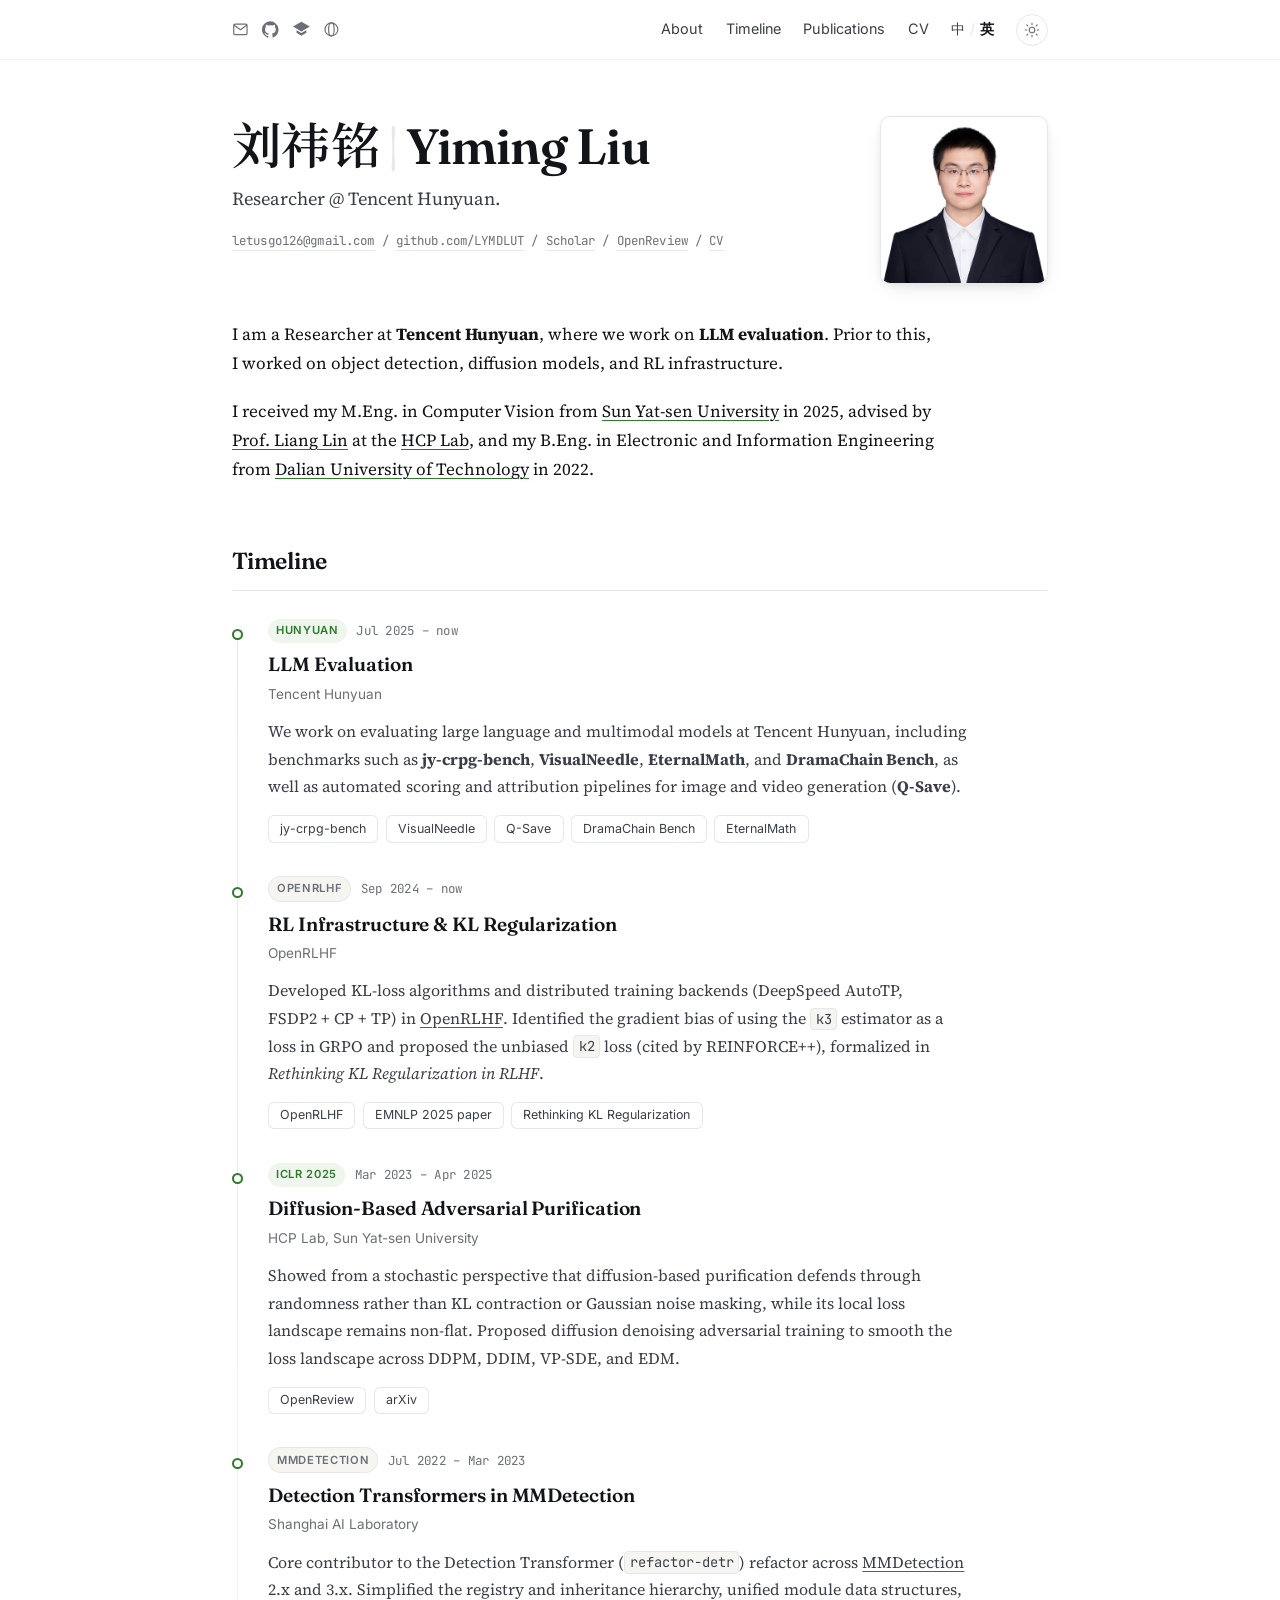
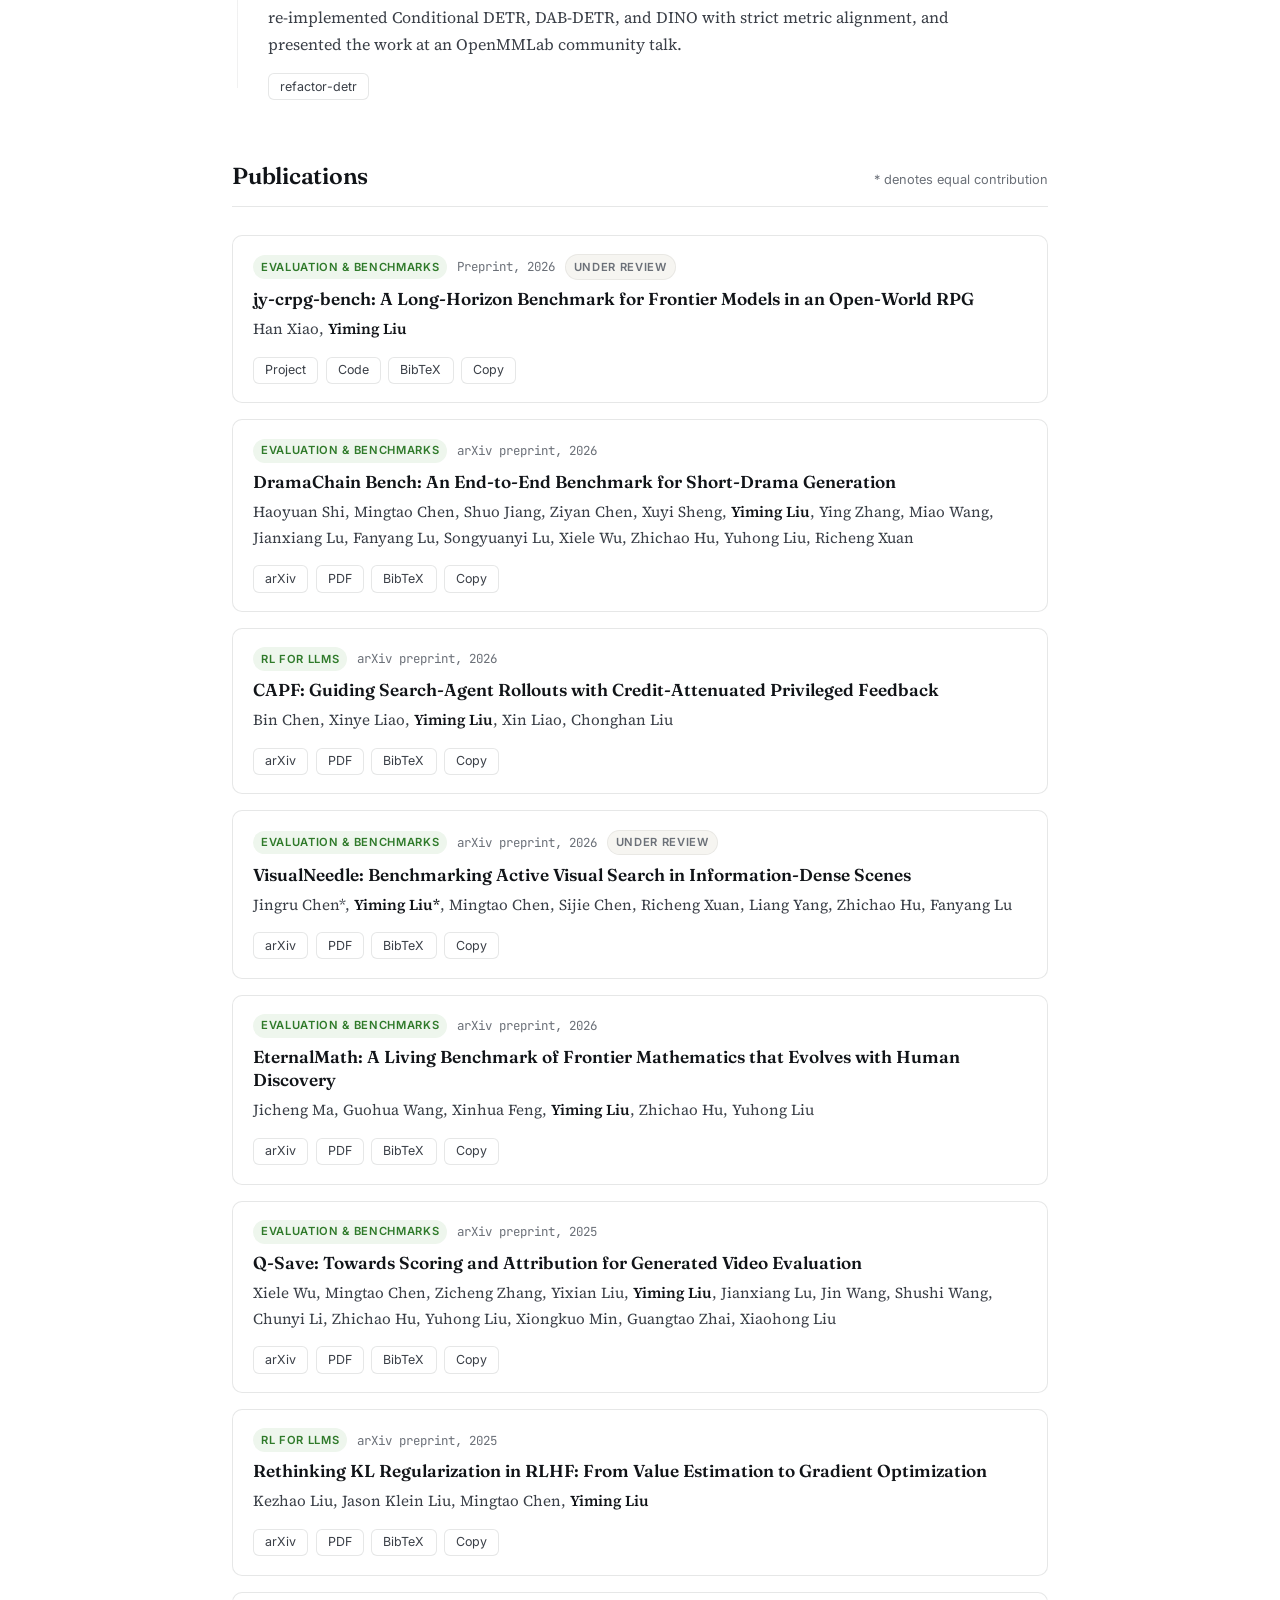
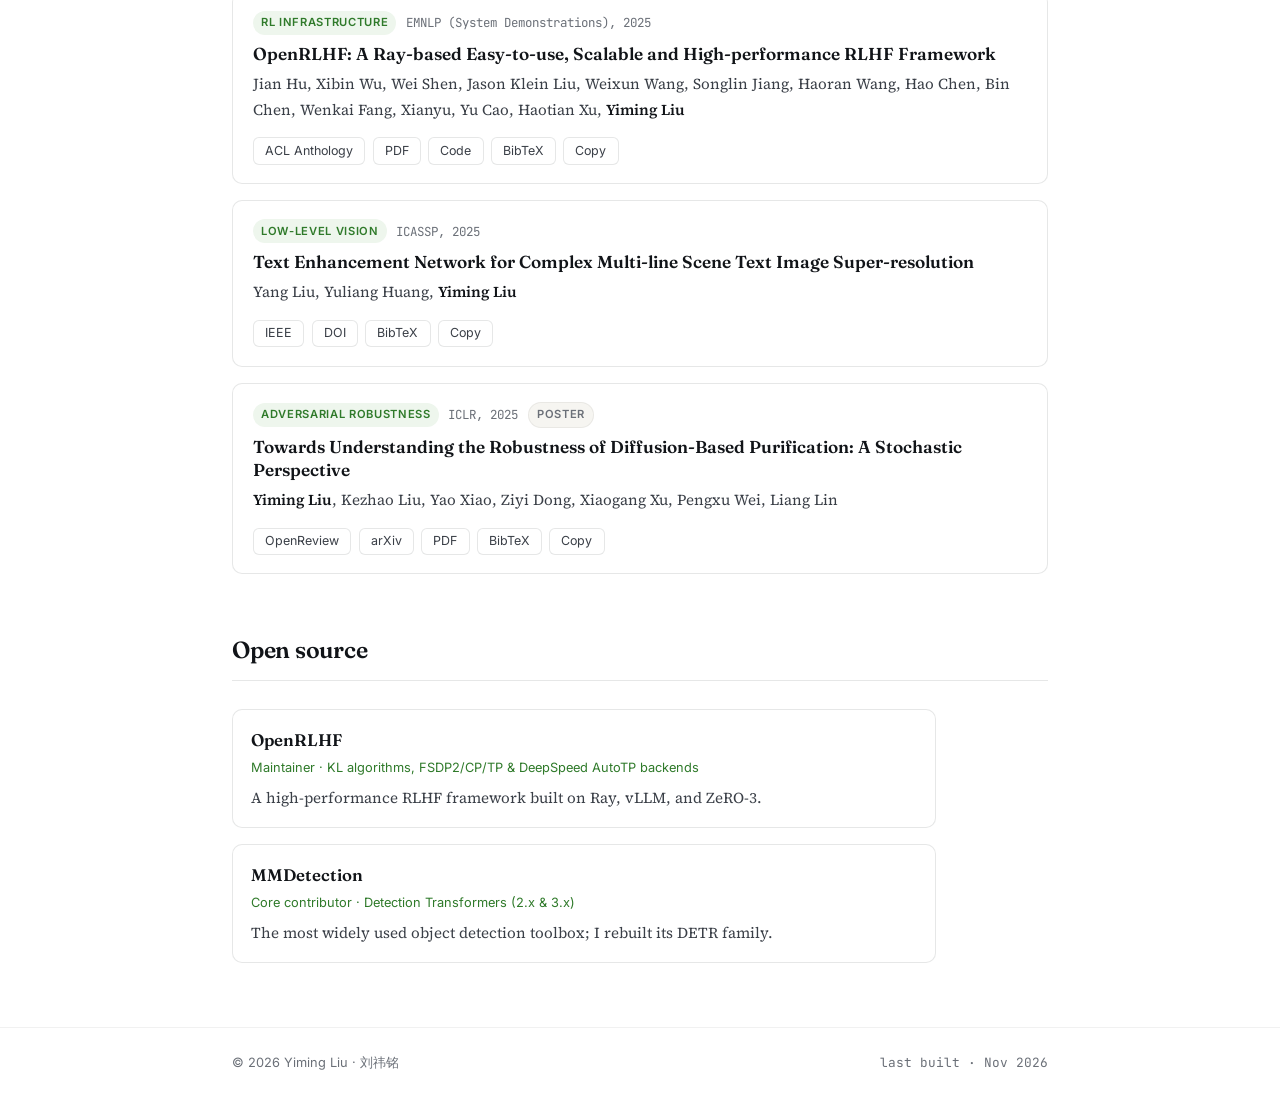
<file: index.html>
<!DOCTYPE html>
<html lang="en">
<head>
<meta charset="utf-8">
<meta name="viewport" content="width=device-width, initial-scale=1">
<title>Yiming Liu's Page</title>
<meta name="author" content="Yiming Liu">
<meta name="description" content="Yiming Liu (刘祎铭) - Researcher at Tencent Hunyuan, working on LLM evaluation. Previously object detection, diffusion models, and RL infrastructure.">
<meta name="keywords" content="LLM Evaluation, Benchmarks, Multimodal Large Language Models, RLHF, RLVR, Reinforcement Learning">
<link rel="canonical" href="https://LYMDLUT.github.io/">
<link rel="alternate" hreflang="en" href="https://LYMDLUT.github.io/">
<link rel="alternate" hreflang="zh-Hans" href="https://LYMDLUT.github.io/zh/">

<meta property="og:type" content="website">
<meta property="og:site_name" content="Yiming Liu's Page">
<meta property="og:title" content="Yiming Liu's Page">
<meta property="og:url" content="https://LYMDLUT.github.io/">
<meta property="og:description" content="Yiming Liu (刘祎铭) - Researcher at Tencent Hunyuan, working on LLM evaluation. Previously object detection, diffusion models, and RL infrastructure.">
<meta property="og:image" content="https://LYMDLUT.github.io/assets/img/portrait.jpg">
<meta name="twitter:card" content="summary">
<meta name="twitter:image" content="https://LYMDLUT.github.io/assets/img/portrait.jpg">

<script type="application/ld+json">
{
  "@context": "https://schema.org",
  "@type": "Person",
  "name": "Yiming Liu",
  "alternateName": "刘祎铭",
  "jobTitle": "Researcher",
  "worksFor": { "@type": "Organization", "name": "Tencent Hunyuan" },
  "url": "https://LYMDLUT.github.io/",
  "sameAs": ["https://github.com/LYMDLUT", "https://scholar.google.com/citations?user=0EakYd0AAAAJ", "https://openreview.net/profile?id=~Yiming_Liu15"]
}
</script>

<link rel="preconnect" href="https://fonts.googleapis.com">
<link rel="preconnect" href="https://fonts.gstatic.com" crossorigin>
<link rel="stylesheet" href="https://fonts.googleapis.com/css2?family=Fraunces:opsz,wght@9..144,400;9..144,500;9..144,600&family=Source+Serif+4:opsz,wght@8..60,400;8..60,600&family=Inter:wght@400;500;600&family=JetBrains+Mono:wght@400;500&family=Noto+Serif+SC:wght@400;600&display=swap">
<link rel="stylesheet" href="assets/css/main.css">
<link rel="icon" href="data:image/svg+xml,<svg xmlns=%22http://www.w3.org/2000/svg%22 viewBox=%220 0 100 100%22><text y=%22.9em%22 font-size=%2290%22>🪡</text></svg>">
<script>
  document.documentElement.dataset.theme =
    localStorage.getItem("theme") ??
    (matchMedia("(prefers-color-scheme: dark)").matches ? "dark" : "light");
</script>
</head>
<body>
<a class="skip-link" href="#main">Skip to content</a>

<nav class="nav">
  <div class="nav__inner">
    <div class="nav__social">
      <a href="mailto:letusgo126@gmail.com" title="Email" aria-label="Email" data-copy-email="letusgo126@gmail.com"><svg viewBox="0 0 24 24" fill="none" stroke="currentColor" stroke-width="1.7" stroke-linecap="round" stroke-linejoin="round" aria-hidden="true"><rect x="2.5" y="4.5" width="19" height="15" rx="2"/><path d="m3 6 9 6.5L21 6"/></svg></a>
      <a href="https://github.com/LYMDLUT" title="GitHub" aria-label="GitHub" rel="me"><svg viewBox="0 0 24 24" fill="currentColor" aria-hidden="true"><path d="M12 .5a12 12 0 0 0-3.79 23.4c.6.1.82-.26.82-.58v-2.2c-3.34.72-4.04-1.6-4.04-1.6-.55-1.4-1.34-1.77-1.34-1.77-1.09-.74.08-.73.08-.73 1.2.09 1.84 1.24 1.84 1.24 1.07 1.84 2.81 1.3 3.5 1 .1-.78.42-1.3.76-1.6-2.67-.3-5.47-1.34-5.47-5.96 0-1.32.47-2.4 1.24-3.24-.13-.3-.54-1.52.11-3.18 0 0 1.01-.32 3.3 1.24a11.4 11.4 0 0 1 6.01 0c2.29-1.56 3.3-1.24 3.3-1.24.65 1.66.24 2.88.12 3.18.77.84 1.23 1.92 1.23 3.24 0 4.63-2.8 5.65-5.48 5.95.43.37.81 1.1.81 2.22v3.29c0 .32.22.69.83.57A12 12 0 0 0 12 .5Z"/></svg></a>
      <a href="https://scholar.google.com/citations?user=0EakYd0AAAAJ" title="Google Scholar" aria-label="Google Scholar" rel="me"><svg viewBox="0 0 24 24" fill="currentColor" aria-hidden="true"><path d="M12 1 0 8l12 7 12-7-12-7Zm0 16.2-7-4.1v3.6L12 21l7-4.3v-3.6l-7 4.1Z"/></svg></a>
      <a href="https://openreview.net/profile?id=~Yiming_Liu15" title="OpenReview" aria-label="OpenReview" rel="me"><svg viewBox="0 0 24 24" fill="none" stroke="currentColor" stroke-width="1.7" aria-hidden="true"><circle cx="12" cy="12" r="9.2"/><ellipse cx="12" cy="12" rx="4" ry="9.2"/></svg></a>
    </div>
    <ul class="nav__links">
      <li><a href="#main">About</a></li>
      <li><a href="#timeline">Timeline</a></li>
      <li><a href="#publications">Publications</a></li>
      <li><a href="assets/cv/Yiming_Liu_CV_en.pdf">CV</a></li>
      <li class="nav__lang">
        <a href="zh/" hreflang="zh-Hans">中</a>
        <span class="nav__lang-sep" aria-hidden="true">/</span>
        <span class="nav__lang-current" aria-current="true">英</span>
        
      </li>
      <li>
        <button class="theme-toggle" type="button" aria-label="Toggle dark mode">
          <svg class="icon-sun" viewBox="0 0 24 24" fill="none" stroke="currentColor" stroke-width="1.7" stroke-linecap="round" aria-hidden="true"><circle cx="12" cy="12" r="4.2"/><path d="M12 2v2.2M12 19.8V22M4.2 4.2l1.6 1.6M18.2 18.2l1.6 1.6M2 12h2.2M19.8 12H22M4.2 19.8l1.6-1.6M18.2 5.8l1.6-1.6"/></svg><svg class="icon-moon" viewBox="0 0 24 24" fill="none" stroke="currentColor" stroke-width="1.7" stroke-linecap="round" stroke-linejoin="round" aria-hidden="true"><path d="M20.5 14.3A8.6 8.6 0 0 1 9.7 3.5a8.6 8.6 0 1 0 10.8 10.8Z"/></svg>
        </button>
      </li>
    </ul>
    <div class="progress"><span class="progress__bar"></span></div>
  </div>
</nav>

<main id="main" class="wrap">
<header class="hero">
  <div>
    <h1 class="hero__name">
      <span class="zh">刘祎铭</span><span class="sep">|</span><span>Yiming Liu</span>
    </h1>
    <p class="hero__tagline">Researcher @ Tencent Hunyuan.</p>
    <p class="hero__meta">
      <a href="mailto:letusgo126@gmail.com" data-copy-email="letusgo126@gmail.com">letusgo126@gmail.com</a> / 
      <a href="https://github.com/LYMDLUT">github.com/LYMDLUT</a> / 
      <a href="https://scholar.google.com/citations?user=0EakYd0AAAAJ">Scholar</a> / 
      <a href="https://openreview.net/profile?id=~Yiming_Liu15">OpenReview</a> / 
      <a href="assets/cv/Yiming_Liu_CV_en.pdf">CV</a>
    </p>
  </div>
  <img class="hero__portrait" src="assets/img/portrait.jpg" alt="Yiming Liu" width="168" height="168">
</header>

<div class="prose">
  <p>
  I am a Researcher at <strong>Tencent Hunyuan</strong>, where we work on
  <strong>LLM evaluation</strong>. Prior to this, I worked on object detection,
  diffusion models, and RL infrastructure.
</p>
<p>
  I received my M.Eng. in Computer Vision from
  <a href="https://www.sysu.edu.cn/">Sun Yat-sen University</a> in 2025, advised by
  <a href="https://www.linliang.net/">Prof. Liang Lin</a> at the
  <a href="https://www.sysu-hcp.net/">HCP Lab</a>, and my B.Eng. in Electronic and
  Information Engineering from
  <a href="https://www.dlut.edu.cn/">Dalian University of Technology</a> in 2022.
</p>

</div>

<section class="section" id="timeline">
  <div class="section__head">
    <h2 class="section__title">Timeline</h2>
  </div>
  <ol class="timeline">
    <li class="tl-item">
      <div class="tl-item__meta">
        <span class="chip">Hunyuan</span>
        <span class="tl-item__period">Jul 2025 &ndash; now</span>
      </div>
      <h3 class="tl-item__title">LLM Evaluation</h3>
      <p class="tl-item__org">Tencent Hunyuan</p>
      <div class="tl-item__body"><p>
  We work on evaluating large language and multimodal models at Tencent Hunyuan,
  including benchmarks such as <strong>jy-crpg-bench</strong>,
  <strong>VisualNeedle</strong>, <strong>EternalMath</strong>, and
  <strong>DramaChain Bench</strong>, as well as automated scoring and attribution
  pipelines for image and video generation (<strong>Q-Save</strong>).
</p>
</div>
      <div class="links">
<a class="btn" href="https://hanxiao.io/jy-crpg-bench/">jy-crpg-bench</a><a class="btn" href="https://arxiv.org/abs/2605.26380">VisualNeedle</a><a class="btn" href="https://arxiv.org/abs/2511.18825">Q-Save</a><a class="btn" href="https://arxiv.org/abs/2609.00646">DramaChain Bench</a><a class="btn" href="https://arxiv.org/abs/2601.01400">EternalMath</a>      </div>
    </li>
    <li class="tl-item">
      <div class="tl-item__meta">
        <span class="chip chip--muted">OpenRLHF</span>
        <span class="tl-item__period">Sep 2024 &ndash; now</span>
      </div>
      <h3 class="tl-item__title">RL Infrastructure &amp; KL Regularization</h3>
      <p class="tl-item__org">OpenRLHF</p>
      <div class="tl-item__body"><p>
  Developed KL-loss algorithms and distributed training backends (DeepSpeed AutoTP,
  FSDP2&nbsp;+&nbsp;CP&nbsp;+&nbsp;TP) in
  <a href="https://github.com/OpenRLHF/OpenRLHF">OpenRLHF</a>. Identified the
  gradient bias of using the <code>k3</code> estimator as a loss in GRPO and
  proposed the unbiased <code>k2</code> loss (cited by REINFORCE++), formalized in
  <em>Rethinking KL Regularization in RLHF</em>.
</p>
</div>
      <div class="links">
<a class="btn" href="https://github.com/OpenRLHF/OpenRLHF">OpenRLHF</a><a class="btn" href="https://aclanthology.org/2025.emnlp-demos.48/">EMNLP 2025 paper</a><a class="btn" href="https://arxiv.org/abs/2510.01555">Rethinking KL Regularization</a>      </div>
    </li>
    <li class="tl-item">
      <div class="tl-item__meta">
        <span class="chip">ICLR 2025</span>
        <span class="tl-item__period">Mar 2023 &ndash; Apr 2025</span>
      </div>
      <h3 class="tl-item__title">Diffusion-Based Adversarial Purification</h3>
      <p class="tl-item__org">HCP Lab, Sun Yat-sen University</p>
      <div class="tl-item__body"><p>
  Showed from a stochastic perspective that diffusion-based purification defends
  through randomness rather than KL contraction or Gaussian noise masking, while
  its local loss landscape remains non-flat. Proposed diffusion denoising
  adversarial training to smooth the loss landscape across DDPM, DDIM, VP-SDE, and
  EDM.
</p>
</div>
      <div class="links">
<a class="btn" href="https://openreview.net/forum?id=shqjOIK3SA">OpenReview</a><a class="btn" href="https://arxiv.org/abs/2404.14309">arXiv</a>      </div>
    </li>
    <li class="tl-item">
      <div class="tl-item__meta">
        <span class="chip chip--muted">MMDetection</span>
        <span class="tl-item__period">Jul 2022 &ndash; Mar 2023</span>
      </div>
      <h3 class="tl-item__title">Detection Transformers in MMDetection</h3>
      <p class="tl-item__org">Shanghai AI Laboratory</p>
      <div class="tl-item__body"><p>
  Core contributor to the Detection Transformer (<code>refactor-detr</code>)
  refactor across <a href="https://github.com/open-mmlab/mmdetection">MMDetection</a>
  2.x and 3.x. Simplified the registry and inheritance hierarchy, unified module
  data structures, re-implemented Conditional DETR, DAB-DETR, and DINO with strict
  metric alignment, and presented the work at an OpenMMLab community talk.
</p>
</div>
      <div class="links">
<a class="btn" href="https://github.com/open-mmlab/mmdetection/tree/refactor-detr">refactor-detr</a>      </div>
    </li>
  </ol>
</section>

<section class="section" id="publications">
  <div class="section__head">
    <h2 class="section__title">Publications</h2>
    <span class="section__note">* denotes equal contribution</span>
  </div>
  <ol class="pub-list">
<li class="pub">
  <div class="pub__meta">
    <span class="chip">Evaluation &amp; Benchmarks</span>
    <span class="pub__venue">Preprint, 2026</span>
<span class="chip chip--muted">Under review</span>  </div>
  <h3 class="pub__title">jy-crpg-bench: A Long-Horizon Benchmark for Frontier Models in an Open-World RPG</h3>
  <p class="pub__authors">Han Xiao, <span class="self">Yiming Liu</span></p>
  <div class="links">
    <a class="btn" href="https://hanxiao.io/jy-crpg-bench/">Project</a>
    <a class="btn" href="https://github.com/hanxiao/jy-crpg-bench">Code</a>
    <button class="btn" type="button" data-bibtex-toggle aria-expanded="false">BibTeX</button>
    <button class="btn" type="button" data-bibtex-copy><span class="btn__label">Copy</span></button>
  </div>
  <pre class="bib-pre"><code class="bib">@misc{xiao2026jycrpgbench,
  title  = {jy-crpg-bench: A Long-Horizon Benchmark for Frontier Models in an Open-World RPG},
  author = {Xiao, Han and Liu, Yiming},
  year   = {2026},
  url    = {https://hanxiao.io/jy-crpg-bench/},
}</code></pre>
</li><li class="pub">
  <div class="pub__meta">
    <span class="chip">Evaluation &amp; Benchmarks</span>
    <span class="pub__venue">arXiv preprint, 2026</span>
  </div>
  <h3 class="pub__title">DramaChain Bench: An End-to-End Benchmark for Short-Drama Generation</h3>
  <p class="pub__authors">Haoyuan Shi, Mingtao Chen, Shuo Jiang, Ziyan Chen, Xuyi Sheng, <span class="self">Yiming Liu</span>, Ying Zhang, Miao Wang, Jianxiang Lu, Fanyang Lu, Songyuanyi Lu, Xiele Wu, Zhichao Hu, Yuhong Liu, Richeng Xuan</p>
  <div class="links">
    <a class="btn" href="https://arxiv.org/abs/2609.00646">arXiv</a>
    <a class="btn" href="https://arxiv.org/pdf/2609.00646">PDF</a>
    <button class="btn" type="button" data-bibtex-toggle aria-expanded="false">BibTeX</button>
    <button class="btn" type="button" data-bibtex-copy><span class="btn__label">Copy</span></button>
  </div>
  <pre class="bib-pre"><code class="bib">@article{shi2026dramachain,
  title  = {DramaChain Bench: An End-to-End Benchmark for Short-Drama Generation},
  author = {Shi, Haoyuan and Chen, Mingtao and Jiang, Shuo and Chen, Ziyan and
            Sheng, Xuyi and Liu, Yiming and Zhang, Ying and Wang, Miao and
            Lu, Jianxiang and Lu, Fanyang and Lu, Songyuanyi and Wu, Xiele and
            Hu, Zhichao and Liu, Yuhong and Xuan, Richeng},
  journal = {arXiv preprint arXiv:2609.00646},
  year   = {2026},
}</code></pre>
</li><li class="pub">
  <div class="pub__meta">
    <span class="chip">RL for LLMs</span>
    <span class="pub__venue">arXiv preprint, 2026</span>
  </div>
  <h3 class="pub__title">CAPF: Guiding Search-Agent Rollouts with Credit-Attenuated Privileged Feedback</h3>
  <p class="pub__authors">Bin Chen, Xinye Liao, <span class="self">Yiming Liu</span>, Xin Liao, Chonghan Liu</p>
  <div class="links">
    <a class="btn" href="https://arxiv.org/abs/2606.01830">arXiv</a>
    <a class="btn" href="https://arxiv.org/pdf/2606.01830">PDF</a>
    <button class="btn" type="button" data-bibtex-toggle aria-expanded="false">BibTeX</button>
    <button class="btn" type="button" data-bibtex-copy><span class="btn__label">Copy</span></button>
  </div>
  <pre class="bib-pre"><code class="bib">@article{chen2026capf,
  title   = {CAPF: Guiding Search-Agent Rollouts with Credit-Attenuated Privileged Feedback},
  author  = {Chen, Bin and Liao, Xinye and Liu, Yiming and Liao, Xin and Liu, Chonghan},
  journal = {arXiv preprint arXiv:2606.01830},
  year    = {2026},
}</code></pre>
</li><li class="pub">
  <div class="pub__meta">
    <span class="chip">Evaluation &amp; Benchmarks</span>
    <span class="pub__venue">arXiv preprint, 2026</span>
<span class="chip chip--muted">Under review</span>  </div>
  <h3 class="pub__title">VisualNeedle: Benchmarking Active Visual Search in Information-Dense Scenes</h3>
  <p class="pub__authors">Jingru Chen*, <span class="self">Yiming Liu*</span>, Mingtao Chen, Sijie Chen, Richeng Xuan, Liang Yang, Zhichao Hu, Fanyang Lu</p>
  <div class="links">
    <a class="btn" href="https://arxiv.org/abs/2605.26380">arXiv</a>
    <a class="btn" href="https://arxiv.org/pdf/2605.26380">PDF</a>
    <button class="btn" type="button" data-bibtex-toggle aria-expanded="false">BibTeX</button>
    <button class="btn" type="button" data-bibtex-copy><span class="btn__label">Copy</span></button>
  </div>
  <pre class="bib-pre"><code class="bib">@article{chen2026visualneedle,
  title   = {VisualNeedle: Benchmarking Active Visual Search in Information-Dense Scenes},
  author  = {Chen, Jingru and Liu, Yiming and Chen, Mingtao and Chen, Sijie and
             Xuan, Richeng and Yang, Liang and Hu, Zhichao and Lu, Fanyang},
  journal = {arXiv preprint arXiv:2605.26380},
  year    = {2026},
}</code></pre>
</li><li class="pub">
  <div class="pub__meta">
    <span class="chip">Evaluation &amp; Benchmarks</span>
    <span class="pub__venue">arXiv preprint, 2026</span>
  </div>
  <h3 class="pub__title">EternalMath: A Living Benchmark of Frontier Mathematics that Evolves with Human Discovery</h3>
  <p class="pub__authors">Jicheng Ma, Guohua Wang, Xinhua Feng, <span class="self">Yiming Liu</span>, Zhichao Hu, Yuhong Liu</p>
  <div class="links">
    <a class="btn" href="https://arxiv.org/abs/2601.01400">arXiv</a>
    <a class="btn" href="https://arxiv.org/pdf/2601.01400">PDF</a>
    <button class="btn" type="button" data-bibtex-toggle aria-expanded="false">BibTeX</button>
    <button class="btn" type="button" data-bibtex-copy><span class="btn__label">Copy</span></button>
  </div>
  <pre class="bib-pre"><code class="bib">@article{ma2026eternalmath,
  title   = {EternalMath: A Living Benchmark of Frontier Mathematics that Evolves with Human Discovery},
  author  = {Ma, Jicheng and Wang, Guohua and Feng, Xinhua and Liu, Yiming and
             Hu, Zhichao and Liu, Yuhong},
  journal = {arXiv preprint arXiv:2601.01400},
  year    = {2026},
}</code></pre>
</li><li class="pub">
  <div class="pub__meta">
    <span class="chip">Evaluation &amp; Benchmarks</span>
    <span class="pub__venue">arXiv preprint, 2025</span>
  </div>
  <h3 class="pub__title">Q-Save: Towards Scoring and Attribution for Generated Video Evaluation</h3>
  <p class="pub__authors">Xiele Wu, Mingtao Chen, Zicheng Zhang, Yixian Liu, <span class="self">Yiming Liu</span>, Jianxiang Lu, Jin Wang, Shushi Wang, Chunyi Li, Zhichao Hu, Yuhong Liu, Xiongkuo Min, Guangtao Zhai, Xiaohong Liu</p>
  <div class="links">
    <a class="btn" href="https://arxiv.org/abs/2511.18825">arXiv</a>
    <a class="btn" href="https://arxiv.org/pdf/2511.18825">PDF</a>
    <button class="btn" type="button" data-bibtex-toggle aria-expanded="false">BibTeX</button>
    <button class="btn" type="button" data-bibtex-copy><span class="btn__label">Copy</span></button>
  </div>
  <pre class="bib-pre"><code class="bib">@article{wu2025qsave,
  title   = {Q-Save: Towards Scoring and Attribution for Generated Video Evaluation},
  author  = {Wu, Xiele and Chen, Mingtao and Zhang, Zicheng and Liu, Yixian and
             Liu, Yiming and Lu, Jianxiang and Wang, Jin and Wang, Shushi and
             Li, Chunyi and Hu, Zhichao and Liu, Yuhong and Min, Xiongkuo and
             Zhai, Guangtao and Liu, Xiaohong},
  journal = {arXiv preprint arXiv:2511.18825},
  year    = {2025},
}</code></pre>
</li><li class="pub">
  <div class="pub__meta">
    <span class="chip">RL for LLMs</span>
    <span class="pub__venue">arXiv preprint, 2025</span>
  </div>
  <h3 class="pub__title">Rethinking KL Regularization in RLHF: From Value Estimation to Gradient Optimization</h3>
  <p class="pub__authors">Kezhao Liu, Jason Klein Liu, Mingtao Chen, <span class="self">Yiming Liu</span></p>
  <div class="links">
    <a class="btn" href="https://arxiv.org/abs/2510.01555">arXiv</a>
    <a class="btn" href="https://arxiv.org/pdf/2510.01555">PDF</a>
    <button class="btn" type="button" data-bibtex-toggle aria-expanded="false">BibTeX</button>
    <button class="btn" type="button" data-bibtex-copy><span class="btn__label">Copy</span></button>
  </div>
  <pre class="bib-pre"><code class="bib">@article{liu2025rethinkingkl,
  title   = {Rethinking KL Regularization in RLHF: From Value Estimation to Gradient Optimization},
  author  = {Liu, Kezhao and Liu, Jason Klein and Chen, Mingtao and Liu, Yiming},
  journal = {arXiv preprint arXiv:2510.01555},
  year    = {2025},
}</code></pre>
</li><li class="pub">
  <div class="pub__meta">
    <span class="chip">RL Infrastructure</span>
    <span class="pub__venue">EMNLP (System Demonstrations), 2025</span>
  </div>
  <h3 class="pub__title">OpenRLHF: A Ray-based Easy-to-use, Scalable and High-performance RLHF Framework</h3>
  <p class="pub__authors">Jian Hu, Xibin Wu, Wei Shen, Jason Klein Liu, Weixun Wang, Songlin Jiang, Haoran Wang, Hao Chen, Bin Chen, Wenkai Fang, Xianyu, Yu Cao, Haotian Xu, <span class="self">Yiming Liu</span></p>
  <div class="links">
    <a class="btn" href="https://aclanthology.org/2025.emnlp-demos.48/">ACL Anthology</a>
    <a class="btn" href="https://aclanthology.org/2025.emnlp-demos.48.pdf">PDF</a>
    <a class="btn" href="https://github.com/OpenRLHF/OpenRLHF">Code</a>
    <button class="btn" type="button" data-bibtex-toggle aria-expanded="false">BibTeX</button>
    <button class="btn" type="button" data-bibtex-copy><span class="btn__label">Copy</span></button>
  </div>
  <pre class="bib-pre"><code class="bib">@inproceedings{hu-etal-2025-openrlhf,
  title     = {OpenRLHF: A Ray-based Easy-to-use, Scalable and High-performance RLHF Framework},
  author    = {Hu, Jian and Wu, Xibin and Shen, Wei and Liu, Jason Klein and
               Wang, Weixun and Jiang, Songlin and Wang, Haoran and Chen, Hao and
               Chen, Bin and Fang, Wenkai and Xianyu and Cao, Yu and Xu, Haotian and
               Liu, Yiming},
  booktitle = {Proceedings of the 2025 Conference on Empirical Methods in Natural
               Language Processing: System Demonstrations},
  pages     = {656--666},
  year      = {2025},
  publisher = {Association for Computational Linguistics},
  url       = {https://aclanthology.org/2025.emnlp-demos.48/},
  doi       = {10.18653/v1/2025.emnlp-demos.48},
}</code></pre>
</li><li class="pub">
  <div class="pub__meta">
    <span class="chip">Low-level Vision</span>
    <span class="pub__venue">ICASSP, 2025</span>
  </div>
  <h3 class="pub__title">Text Enhancement Network for Complex Multi-line Scene Text Image Super-resolution</h3>
  <p class="pub__authors">Yang Liu, Yuliang Huang, <span class="self">Yiming Liu</span></p>
  <div class="links">
    <a class="btn" href="https://ieeexplore.ieee.org/document/10890421">IEEE</a>
    <a class="btn" href="https://doi.org/10.1109/ICASSP49660.2025.10890421">DOI</a>
    <button class="btn" type="button" data-bibtex-toggle aria-expanded="false">BibTeX</button>
    <button class="btn" type="button" data-bibtex-copy><span class="btn__label">Copy</span></button>
  </div>
  <pre class="bib-pre"><code class="bib">@inproceedings{liu2025text,
  title     = {Text Enhancement Network for Complex Multi-line Scene Text Image
               Super-resolution},
  author    = {Liu, Yang and Huang, Yuliang and Liu, Yiming},
  booktitle = {ICASSP 2025 -- 2025 IEEE International Conference on Acoustics,
               Speech and Signal Processing (ICASSP)},
  pages     = {1--5},
  year      = {2025},
  doi       = {10.1109/ICASSP49660.2025.10890421},
}</code></pre>
</li><li class="pub">
  <div class="pub__meta">
    <span class="chip">Adversarial Robustness</span>
    <span class="pub__venue">ICLR, 2025</span>
<span class="chip chip--muted">Poster</span>  </div>
  <h3 class="pub__title">Towards Understanding the Robustness of Diffusion-Based Purification: A Stochastic Perspective</h3>
  <p class="pub__authors"><span class="self">Yiming Liu</span>, Kezhao Liu, Yao Xiao, Ziyi Dong, Xiaogang Xu, Pengxu Wei, Liang Lin</p>
  <div class="links">
    <a class="btn" href="https://openreview.net/forum?id=shqjOIK3SA">OpenReview</a>
    <a class="btn" href="https://arxiv.org/abs/2404.14309">arXiv</a>
    <a class="btn" href="https://arxiv.org/pdf/2404.14309">PDF</a>
    <button class="btn" type="button" data-bibtex-toggle aria-expanded="false">BibTeX</button>
    <button class="btn" type="button" data-bibtex-copy><span class="btn__label">Copy</span></button>
  </div>
  <pre class="bib-pre"><code class="bib">@inproceedings{liu2025towards,
  title     = {Towards Understanding the Robustness of Diffusion-Based Purification:
               A Stochastic Perspective},
  author    = {Liu, Yiming and Liu, Kezhao and Xiao, Yao and Dong, Ziyi and
               Xu, Xiaogang and Wei, Pengxu and Lin, Liang},
  booktitle = {The Thirteenth International Conference on Learning Representations},
  year      = {2025},
  url       = {https://openreview.net/forum?id=shqjOIK3SA},
}</code></pre>
</li>  </ol>
</section>

<section class="section" id="open-source">
  <div class="section__head">
    <h2 class="section__title">Open source</h2>
  </div>
  <div class="repos">
    <div class="repo">
      <h3 class="repo__name"><a href="https://github.com/OpenRLHF/OpenRLHF">OpenRLHF</a></h3>
      <p class="repo__role">Maintainer &middot; KL algorithms, FSDP2/CP/TP &amp; DeepSpeed AutoTP backends</p>
      <p class="repo__blurb">A high-performance RLHF framework built on Ray, vLLM, and ZeRO-3.</p>
    </div>
    <div class="repo">
      <h3 class="repo__name"><a href="https://github.com/open-mmlab/mmdetection">MMDetection</a></h3>
      <p class="repo__role">Core contributor &middot; Detection Transformers (2.x &amp; 3.x)</p>
      <p class="repo__blurb">The most widely used object detection toolbox; I rebuilt its DETR family.</p>
    </div>
  </div>
</section>
</main>

<footer class="footer">
  <div class="footer__inner">
    <span>&copy; 2026 Yiming Liu &middot; 刘祎铭</span>
    <span class="footer__built">last built &middot; Nov 2026</span>
  </div>
</footer>

<div class="toast" role="status" aria-live="polite" data-label="Email address copied" hidden></div>

<script src="assets/js/main.js"></script>
</body>
</html>
</file>
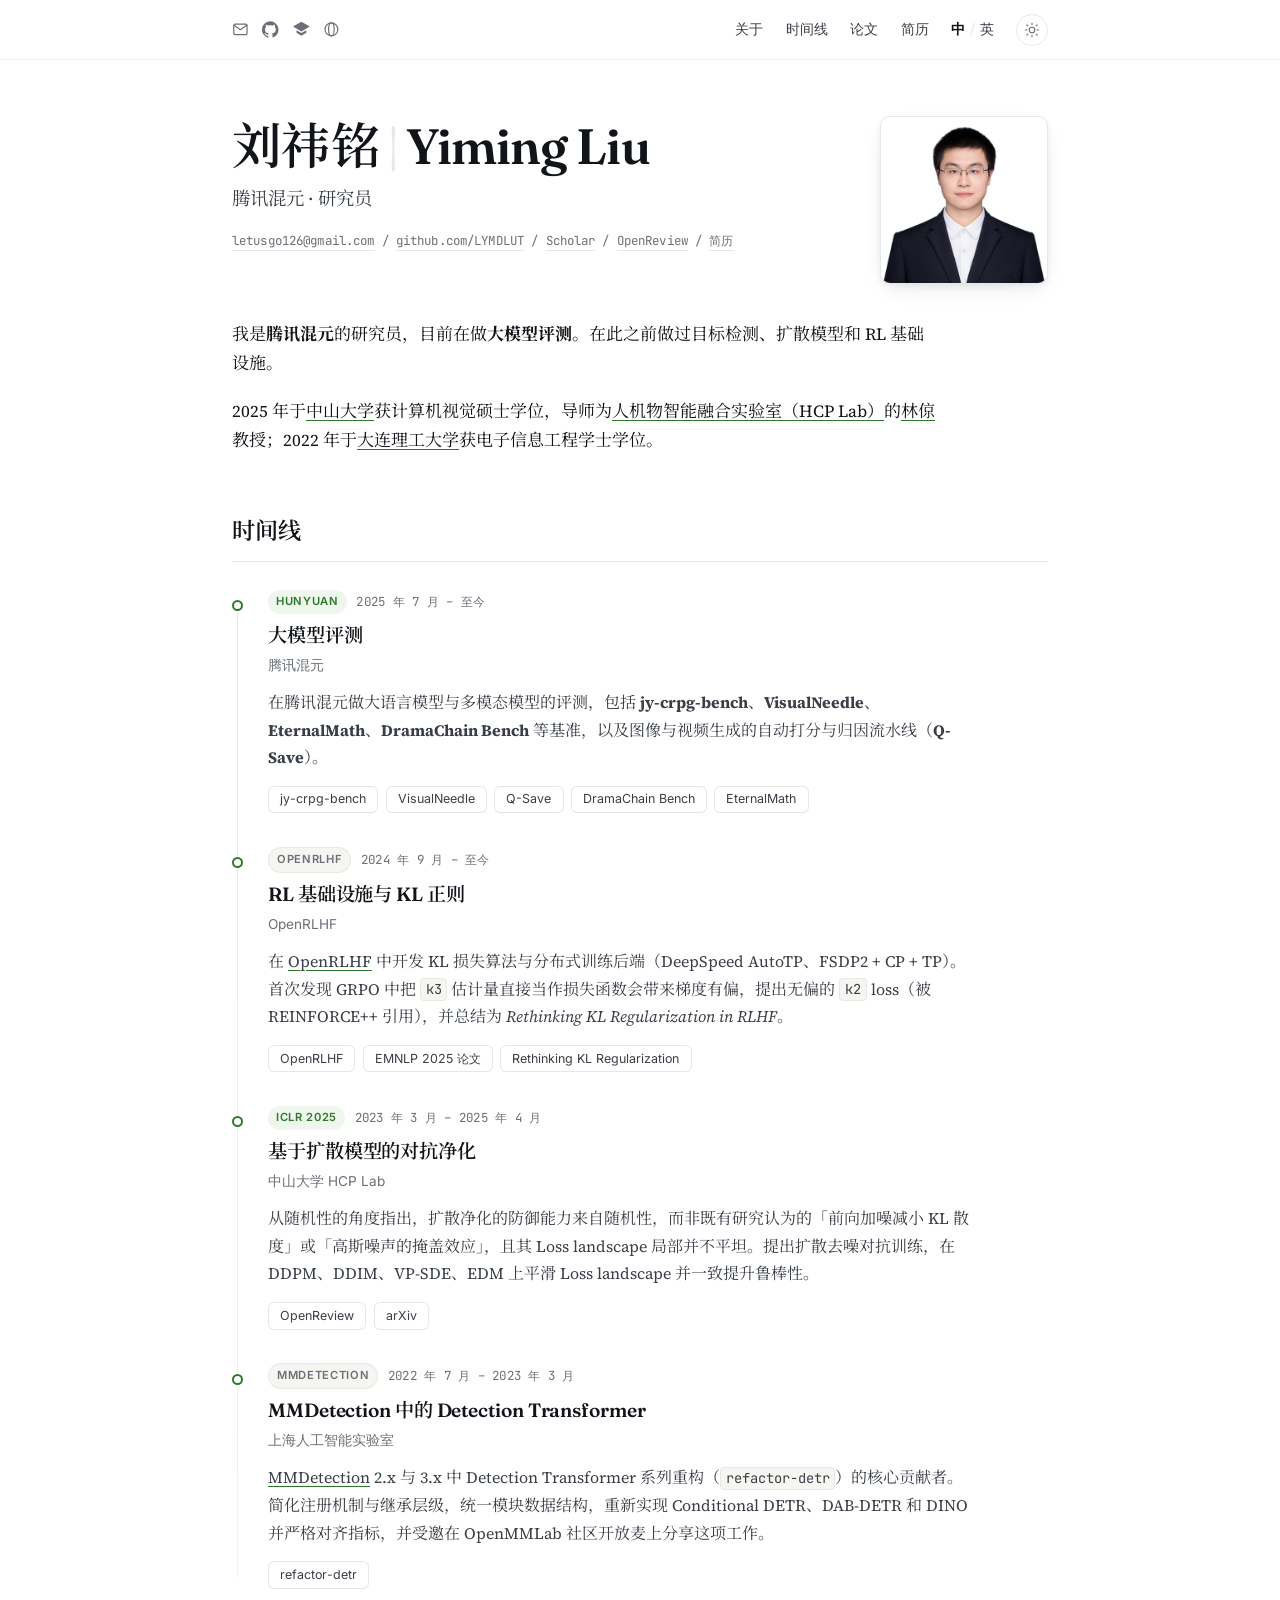
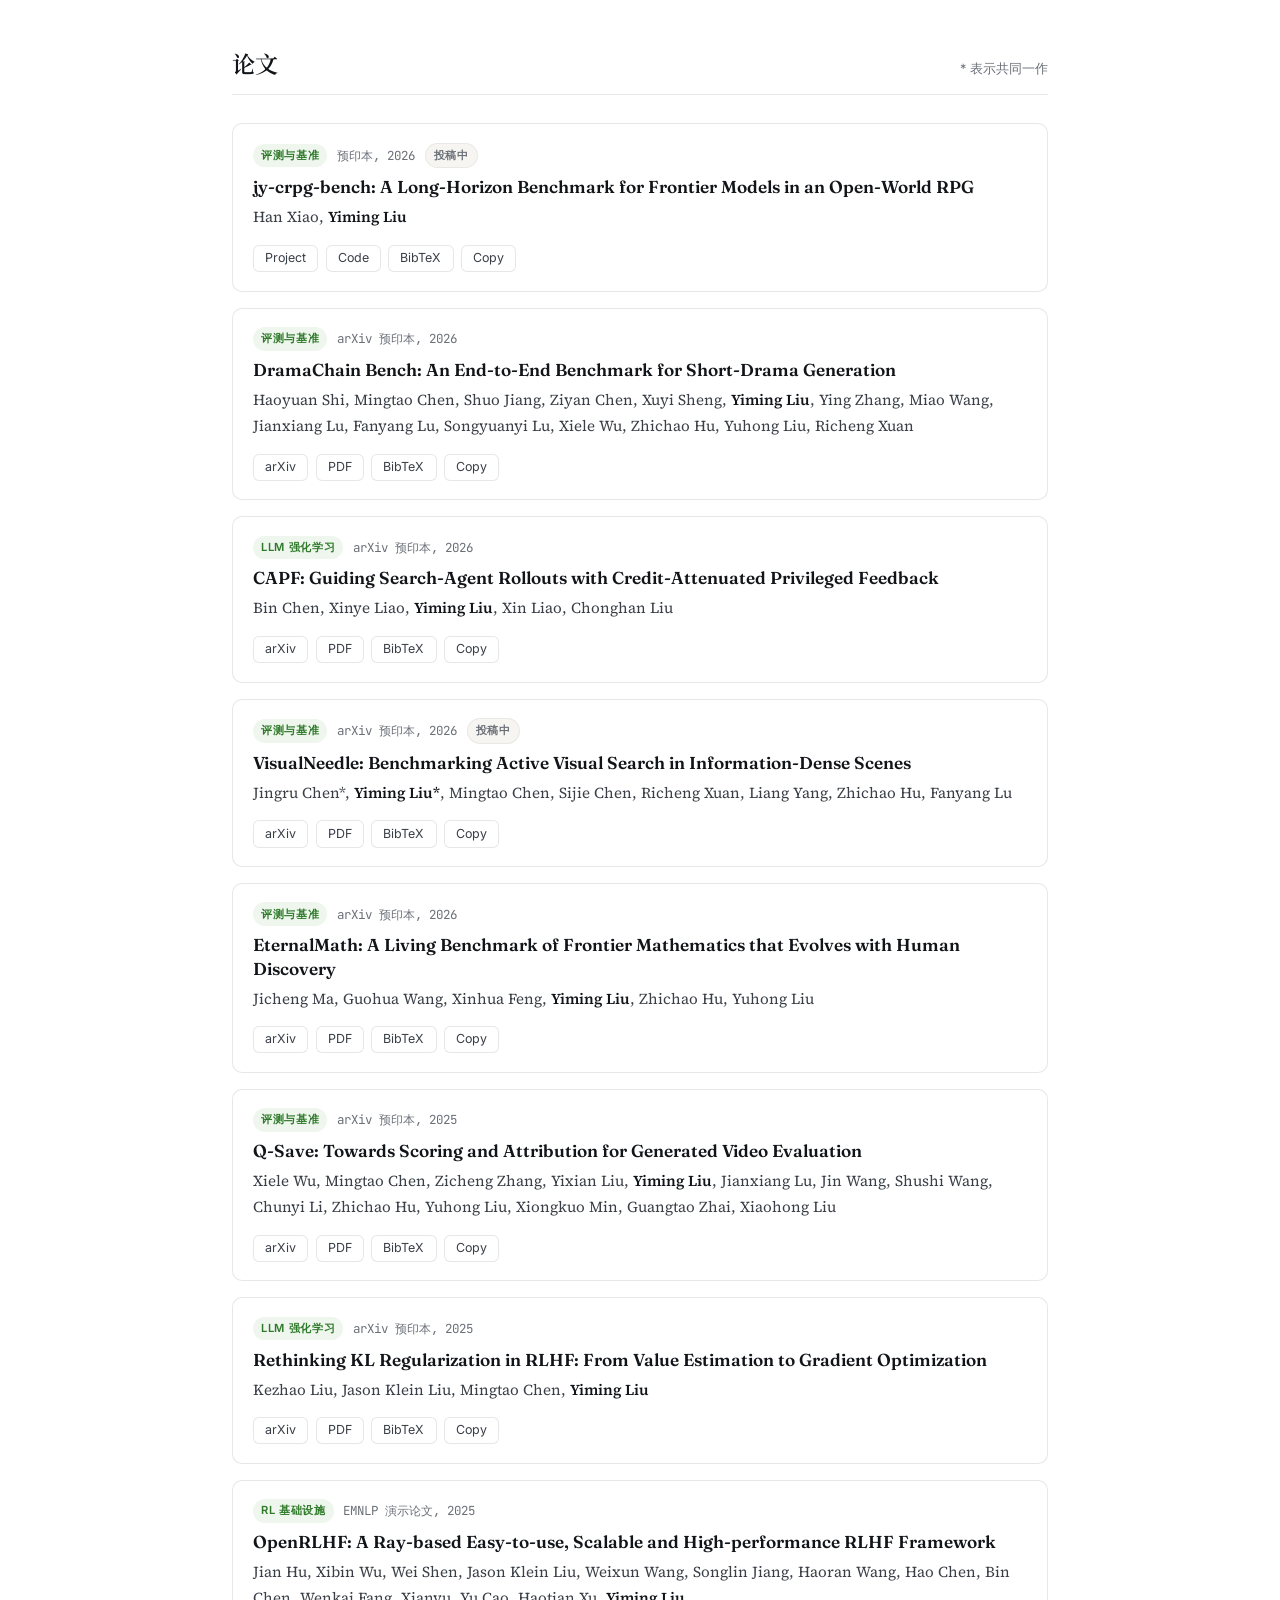
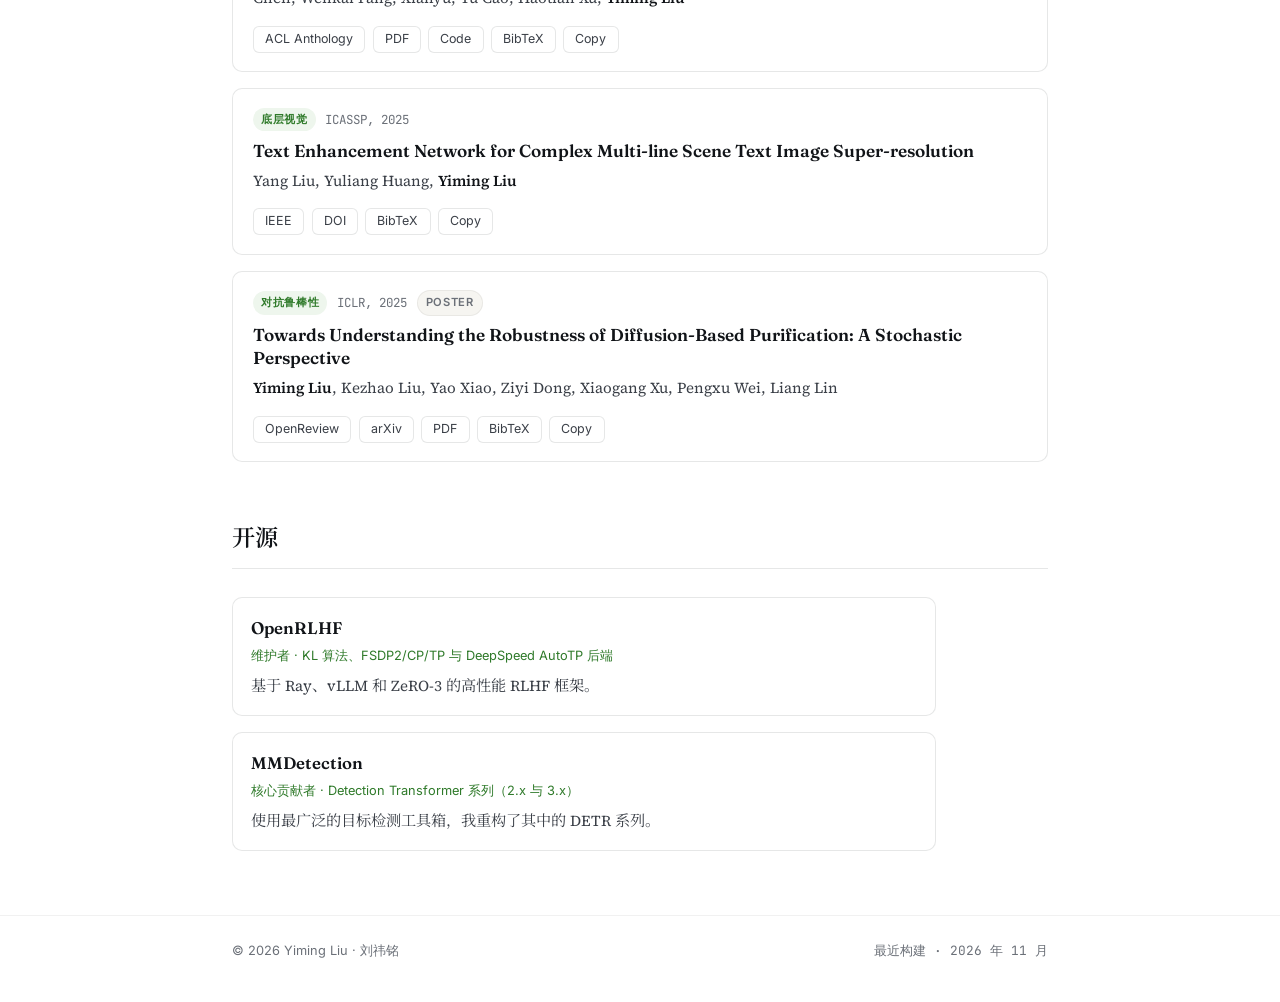
<file: zh/index.html>
<!DOCTYPE html>
<html lang="zh-Hans">
<head>
<meta charset="utf-8">
<meta name="viewport" content="width=device-width, initial-scale=1">
<title>刘祎铭的主页</title>
<meta name="author" content="Yiming Liu">
<meta name="description" content="刘祎铭 - 腾讯混元研究员，做大模型评测。此前做过目标检测、扩散模型和 RL 基础设施。">
<meta name="keywords" content="大模型评测, 基准, 多模态大模型, RLHF, RLVR, 强化学习">
<link rel="canonical" href="https://LYMDLUT.github.io/zh/">
<link rel="alternate" hreflang="en" href="https://LYMDLUT.github.io/">
<link rel="alternate" hreflang="zh-Hans" href="https://LYMDLUT.github.io/zh/">

<meta property="og:type" content="website">
<meta property="og:site_name" content="刘祎铭的主页">
<meta property="og:title" content="刘祎铭的主页">
<meta property="og:url" content="https://LYMDLUT.github.io/zh/">
<meta property="og:description" content="刘祎铭 - 腾讯混元研究员，做大模型评测。此前做过目标检测、扩散模型和 RL 基础设施。">
<meta property="og:image" content="https://LYMDLUT.github.io/assets/img/portrait.jpg">
<meta name="twitter:card" content="summary">
<meta name="twitter:image" content="https://LYMDLUT.github.io/assets/img/portrait.jpg">

<script type="application/ld+json">
{
  "@context": "https://schema.org",
  "@type": "Person",
  "name": "Yiming Liu",
  "alternateName": "刘祎铭",
  "jobTitle": "Researcher",
  "worksFor": { "@type": "Organization", "name": "Tencent Hunyuan" },
  "url": "https://LYMDLUT.github.io/",
  "sameAs": ["https://github.com/LYMDLUT", "https://scholar.google.com/citations?user=0EakYd0AAAAJ", "https://openreview.net/profile?id=~Yiming_Liu15"]
}
</script>

<link rel="preconnect" href="https://fonts.googleapis.com">
<link rel="preconnect" href="https://fonts.gstatic.com" crossorigin>
<link rel="stylesheet" href="https://fonts.googleapis.com/css2?family=Fraunces:opsz,wght@9..144,400;9..144,500;9..144,600&family=Source+Serif+4:opsz,wght@8..60,400;8..60,600&family=Inter:wght@400;500;600&family=JetBrains+Mono:wght@400;500&family=Noto+Serif+SC:wght@400;600&display=swap">
<link rel="stylesheet" href="../assets/css/main.css">
<link rel="icon" href="data:image/svg+xml,<svg xmlns=%22http://www.w3.org/2000/svg%22 viewBox=%220 0 100 100%22><text y=%22.9em%22 font-size=%2290%22>🪡</text></svg>">
<script>
  document.documentElement.dataset.theme =
    localStorage.getItem("theme") ??
    (matchMedia("(prefers-color-scheme: dark)").matches ? "dark" : "light");
</script>
</head>
<body>
<a class="skip-link" href="#main">跳到正文</a>

<nav class="nav">
  <div class="nav__inner">
    <div class="nav__social">
      <a href="mailto:letusgo126@gmail.com" title="Email" aria-label="Email" data-copy-email="letusgo126@gmail.com"><svg viewBox="0 0 24 24" fill="none" stroke="currentColor" stroke-width="1.7" stroke-linecap="round" stroke-linejoin="round" aria-hidden="true"><rect x="2.5" y="4.5" width="19" height="15" rx="2"/><path d="m3 6 9 6.5L21 6"/></svg></a>
      <a href="https://github.com/LYMDLUT" title="GitHub" aria-label="GitHub" rel="me"><svg viewBox="0 0 24 24" fill="currentColor" aria-hidden="true"><path d="M12 .5a12 12 0 0 0-3.79 23.4c.6.1.82-.26.82-.58v-2.2c-3.34.72-4.04-1.6-4.04-1.6-.55-1.4-1.34-1.77-1.34-1.77-1.09-.74.08-.73.08-.73 1.2.09 1.84 1.24 1.84 1.24 1.07 1.84 2.81 1.3 3.5 1 .1-.78.42-1.3.76-1.6-2.67-.3-5.47-1.34-5.47-5.96 0-1.32.47-2.4 1.24-3.24-.13-.3-.54-1.52.11-3.18 0 0 1.01-.32 3.3 1.24a11.4 11.4 0 0 1 6.01 0c2.29-1.56 3.3-1.24 3.3-1.24.65 1.66.24 2.88.12 3.18.77.84 1.23 1.92 1.23 3.24 0 4.63-2.8 5.65-5.48 5.95.43.37.81 1.1.81 2.22v3.29c0 .32.22.69.83.57A12 12 0 0 0 12 .5Z"/></svg></a>
      <a href="https://scholar.google.com/citations?user=0EakYd0AAAAJ" title="Google Scholar" aria-label="Google Scholar" rel="me"><svg viewBox="0 0 24 24" fill="currentColor" aria-hidden="true"><path d="M12 1 0 8l12 7 12-7-12-7Zm0 16.2-7-4.1v3.6L12 21l7-4.3v-3.6l-7 4.1Z"/></svg></a>
      <a href="https://openreview.net/profile?id=~Yiming_Liu15" title="OpenReview" aria-label="OpenReview" rel="me"><svg viewBox="0 0 24 24" fill="none" stroke="currentColor" stroke-width="1.7" aria-hidden="true"><circle cx="12" cy="12" r="9.2"/><ellipse cx="12" cy="12" rx="4" ry="9.2"/></svg></a>
    </div>
    <ul class="nav__links">
      <li><a href="#main">关于</a></li>
      <li><a href="#timeline">时间线</a></li>
      <li><a href="#publications">论文</a></li>
      <li><a href="../assets/cv/Yiming_Liu_CV_zh.pdf">简历</a></li>
      <li class="nav__lang">
        <span class="nav__lang-current" aria-current="true">中</span>
        <span class="nav__lang-sep" aria-hidden="true">/</span>
        <a href="../" hreflang="en">英</a>
        
      </li>
      <li>
        <button class="theme-toggle" type="button" aria-label="切换深色模式">
          <svg class="icon-sun" viewBox="0 0 24 24" fill="none" stroke="currentColor" stroke-width="1.7" stroke-linecap="round" aria-hidden="true"><circle cx="12" cy="12" r="4.2"/><path d="M12 2v2.2M12 19.8V22M4.2 4.2l1.6 1.6M18.2 18.2l1.6 1.6M2 12h2.2M19.8 12H22M4.2 19.8l1.6-1.6M18.2 5.8l1.6-1.6"/></svg><svg class="icon-moon" viewBox="0 0 24 24" fill="none" stroke="currentColor" stroke-width="1.7" stroke-linecap="round" stroke-linejoin="round" aria-hidden="true"><path d="M20.5 14.3A8.6 8.6 0 0 1 9.7 3.5a8.6 8.6 0 1 0 10.8 10.8Z"/></svg>
        </button>
      </li>
    </ul>
    <div class="progress"><span class="progress__bar"></span></div>
  </div>
</nav>

<main id="main" class="wrap">
<header class="hero">
  <div>
    <h1 class="hero__name">
      <span class="zh">刘祎铭</span><span class="sep">|</span><span>Yiming Liu</span>
    </h1>
    <p class="hero__tagline">腾讯混元 · 研究员</p>
    <p class="hero__meta">
      <a href="mailto:letusgo126@gmail.com" data-copy-email="letusgo126@gmail.com">letusgo126@gmail.com</a> / 
      <a href="https://github.com/LYMDLUT">github.com/LYMDLUT</a> / 
      <a href="https://scholar.google.com/citations?user=0EakYd0AAAAJ">Scholar</a> / 
      <a href="https://openreview.net/profile?id=~Yiming_Liu15">OpenReview</a> / 
      <a href="../assets/cv/Yiming_Liu_CV_zh.pdf">简历</a>
    </p>
  </div>
  <img class="hero__portrait" src="../assets/img/portrait.jpg" alt="Yiming Liu" width="168" height="168">
</header>

<div class="prose">
  <p>我是<strong>腾讯混元</strong>的研究员，目前在做<strong>大模型评测</strong>。在此之前做过目标检测、扩散模型和 RL 基础设施。</p>
<p>2025 年于<a href="https://www.sysu.edu.cn/">中山大学</a>获计算机视觉硕士学位，导师为<a href="https://www.sysu-hcp.net/">人机物智能融合实验室（HCP Lab）</a>的<a href="https://www.linliang.net/">林倞</a>教授；2022 年于<a href="https://www.dlut.edu.cn/">大连理工大学</a>获电子信息工程学士学位。</p>

</div>

<section class="section" id="timeline">
  <div class="section__head">
    <h2 class="section__title">时间线</h2>
  </div>
  <ol class="timeline">
    <li class="tl-item">
      <div class="tl-item__meta">
        <span class="chip">Hunyuan</span>
        <span class="tl-item__period">2025 年 7 月 &ndash; 至今</span>
      </div>
      <h3 class="tl-item__title">大模型评测</h3>
      <p class="tl-item__org">腾讯混元</p>
      <div class="tl-item__body"><p>在腾讯混元做大语言模型与多模态模型的评测，包括 <strong>jy-crpg-bench</strong>、<strong>VisualNeedle</strong>、<strong>EternalMath</strong>、<strong>DramaChain Bench</strong> 等基准，以及图像与视频生成的自动打分与归因流水线（<strong>Q-Save</strong>）。</p>
</div>
      <div class="links">
<a class="btn" href="https://hanxiao.io/jy-crpg-bench/">jy-crpg-bench</a><a class="btn" href="https://arxiv.org/abs/2605.26380">VisualNeedle</a><a class="btn" href="https://arxiv.org/abs/2511.18825">Q-Save</a><a class="btn" href="https://arxiv.org/abs/2609.00646">DramaChain Bench</a><a class="btn" href="https://arxiv.org/abs/2601.01400">EternalMath</a>      </div>
    </li>
    <li class="tl-item">
      <div class="tl-item__meta">
        <span class="chip chip--muted">OpenRLHF</span>
        <span class="tl-item__period">2024 年 9 月 &ndash; 至今</span>
      </div>
      <h3 class="tl-item__title">RL 基础设施与 KL 正则</h3>
      <p class="tl-item__org">OpenRLHF</p>
      <div class="tl-item__body"><p>在 <a href="https://github.com/OpenRLHF/OpenRLHF">OpenRLHF</a> 中开发 KL 损失算法与分布式训练后端（DeepSpeed AutoTP、FSDP2&nbsp;+&nbsp;CP&nbsp;+&nbsp;TP）。首次发现 GRPO 中把 <code>k3</code> 估计量直接当作损失函数会带来梯度有偏，提出无偏的 <code>k2</code> loss（被 REINFORCE++ 引用），并总结为 <em>Rethinking KL Regularization in RLHF</em>。</p>
</div>
      <div class="links">
<a class="btn" href="https://github.com/OpenRLHF/OpenRLHF">OpenRLHF</a><a class="btn" href="https://aclanthology.org/2025.emnlp-demos.48/">EMNLP 2025 论文</a><a class="btn" href="https://arxiv.org/abs/2510.01555">Rethinking KL Regularization</a>      </div>
    </li>
    <li class="tl-item">
      <div class="tl-item__meta">
        <span class="chip">ICLR 2025</span>
        <span class="tl-item__period">2023 年 3 月 &ndash; 2025 年 4 月</span>
      </div>
      <h3 class="tl-item__title">基于扩散模型的对抗净化</h3>
      <p class="tl-item__org">中山大学 HCP Lab</p>
      <div class="tl-item__body"><p>从随机性的角度指出，扩散净化的防御能力来自随机性，而非既有研究认为的「前向加噪减小 KL 散度」或「高斯噪声的掩盖效应」，且其 Loss landscape 局部并不平坦。提出扩散去噪对抗训练，在 DDPM、DDIM、VP-SDE、EDM 上平滑 Loss landscape 并一致提升鲁棒性。</p>
</div>
      <div class="links">
<a class="btn" href="https://openreview.net/forum?id=shqjOIK3SA">OpenReview</a><a class="btn" href="https://arxiv.org/abs/2404.14309">arXiv</a>      </div>
    </li>
    <li class="tl-item">
      <div class="tl-item__meta">
        <span class="chip chip--muted">MMDetection</span>
        <span class="tl-item__period">2022 年 7 月 &ndash; 2023 年 3 月</span>
      </div>
      <h3 class="tl-item__title">MMDetection 中的 Detection Transformer</h3>
      <p class="tl-item__org">上海人工智能实验室</p>
      <div class="tl-item__body"><p><a href="https://github.com/open-mmlab/mmdetection">MMDetection</a> 2.x 与 3.x 中 Detection Transformer 系列重构（<code>refactor-detr</code>）的核心贡献者。简化注册机制与继承层级，统一模块数据结构，重新实现 Conditional DETR、DAB-DETR 和 DINO 并严格对齐指标，并受邀在 OpenMMLab 社区开放麦上分享这项工作。</p>
</div>
      <div class="links">
<a class="btn" href="https://github.com/open-mmlab/mmdetection/tree/refactor-detr">refactor-detr</a>      </div>
    </li>
  </ol>
</section>

<section class="section" id="publications">
  <div class="section__head">
    <h2 class="section__title">论文</h2>
    <span class="section__note">* 表示共同一作</span>
  </div>
  <ol class="pub-list">
<li class="pub">
  <div class="pub__meta">
    <span class="chip">评测与基准</span>
    <span class="pub__venue">预印本, 2026</span>
<span class="chip chip--muted">投稿中</span>  </div>
  <h3 class="pub__title">jy-crpg-bench: A Long-Horizon Benchmark for Frontier Models in an Open-World RPG</h3>
  <p class="pub__authors">Han Xiao, <span class="self">Yiming Liu</span></p>
  <div class="links">
    <a class="btn" href="https://hanxiao.io/jy-crpg-bench/">Project</a>
    <a class="btn" href="https://github.com/hanxiao/jy-crpg-bench">Code</a>
    <button class="btn" type="button" data-bibtex-toggle aria-expanded="false">BibTeX</button>
    <button class="btn" type="button" data-bibtex-copy><span class="btn__label">Copy</span></button>
  </div>
  <pre class="bib-pre"><code class="bib">@misc{xiao2026jycrpgbench,
  title  = {jy-crpg-bench: A Long-Horizon Benchmark for Frontier Models in an Open-World RPG},
  author = {Xiao, Han and Liu, Yiming},
  year   = {2026},
  url    = {https://hanxiao.io/jy-crpg-bench/},
}</code></pre>
</li><li class="pub">
  <div class="pub__meta">
    <span class="chip">评测与基准</span>
    <span class="pub__venue">arXiv 预印本, 2026</span>
  </div>
  <h3 class="pub__title">DramaChain Bench: An End-to-End Benchmark for Short-Drama Generation</h3>
  <p class="pub__authors">Haoyuan Shi, Mingtao Chen, Shuo Jiang, Ziyan Chen, Xuyi Sheng, <span class="self">Yiming Liu</span>, Ying Zhang, Miao Wang, Jianxiang Lu, Fanyang Lu, Songyuanyi Lu, Xiele Wu, Zhichao Hu, Yuhong Liu, Richeng Xuan</p>
  <div class="links">
    <a class="btn" href="https://arxiv.org/abs/2609.00646">arXiv</a>
    <a class="btn" href="https://arxiv.org/pdf/2609.00646">PDF</a>
    <button class="btn" type="button" data-bibtex-toggle aria-expanded="false">BibTeX</button>
    <button class="btn" type="button" data-bibtex-copy><span class="btn__label">Copy</span></button>
  </div>
  <pre class="bib-pre"><code class="bib">@article{shi2026dramachain,
  title  = {DramaChain Bench: An End-to-End Benchmark for Short-Drama Generation},
  author = {Shi, Haoyuan and Chen, Mingtao and Jiang, Shuo and Chen, Ziyan and
            Sheng, Xuyi and Liu, Yiming and Zhang, Ying and Wang, Miao and
            Lu, Jianxiang and Lu, Fanyang and Lu, Songyuanyi and Wu, Xiele and
            Hu, Zhichao and Liu, Yuhong and Xuan, Richeng},
  journal = {arXiv preprint arXiv:2609.00646},
  year   = {2026},
}</code></pre>
</li><li class="pub">
  <div class="pub__meta">
    <span class="chip">LLM 强化学习</span>
    <span class="pub__venue">arXiv 预印本, 2026</span>
  </div>
  <h3 class="pub__title">CAPF: Guiding Search-Agent Rollouts with Credit-Attenuated Privileged Feedback</h3>
  <p class="pub__authors">Bin Chen, Xinye Liao, <span class="self">Yiming Liu</span>, Xin Liao, Chonghan Liu</p>
  <div class="links">
    <a class="btn" href="https://arxiv.org/abs/2606.01830">arXiv</a>
    <a class="btn" href="https://arxiv.org/pdf/2606.01830">PDF</a>
    <button class="btn" type="button" data-bibtex-toggle aria-expanded="false">BibTeX</button>
    <button class="btn" type="button" data-bibtex-copy><span class="btn__label">Copy</span></button>
  </div>
  <pre class="bib-pre"><code class="bib">@article{chen2026capf,
  title   = {CAPF: Guiding Search-Agent Rollouts with Credit-Attenuated Privileged Feedback},
  author  = {Chen, Bin and Liao, Xinye and Liu, Yiming and Liao, Xin and Liu, Chonghan},
  journal = {arXiv preprint arXiv:2606.01830},
  year    = {2026},
}</code></pre>
</li><li class="pub">
  <div class="pub__meta">
    <span class="chip">评测与基准</span>
    <span class="pub__venue">arXiv 预印本, 2026</span>
<span class="chip chip--muted">投稿中</span>  </div>
  <h3 class="pub__title">VisualNeedle: Benchmarking Active Visual Search in Information-Dense Scenes</h3>
  <p class="pub__authors">Jingru Chen*, <span class="self">Yiming Liu*</span>, Mingtao Chen, Sijie Chen, Richeng Xuan, Liang Yang, Zhichao Hu, Fanyang Lu</p>
  <div class="links">
    <a class="btn" href="https://arxiv.org/abs/2605.26380">arXiv</a>
    <a class="btn" href="https://arxiv.org/pdf/2605.26380">PDF</a>
    <button class="btn" type="button" data-bibtex-toggle aria-expanded="false">BibTeX</button>
    <button class="btn" type="button" data-bibtex-copy><span class="btn__label">Copy</span></button>
  </div>
  <pre class="bib-pre"><code class="bib">@article{chen2026visualneedle,
  title   = {VisualNeedle: Benchmarking Active Visual Search in Information-Dense Scenes},
  author  = {Chen, Jingru and Liu, Yiming and Chen, Mingtao and Chen, Sijie and
             Xuan, Richeng and Yang, Liang and Hu, Zhichao and Lu, Fanyang},
  journal = {arXiv preprint arXiv:2605.26380},
  year    = {2026},
}</code></pre>
</li><li class="pub">
  <div class="pub__meta">
    <span class="chip">评测与基准</span>
    <span class="pub__venue">arXiv 预印本, 2026</span>
  </div>
  <h3 class="pub__title">EternalMath: A Living Benchmark of Frontier Mathematics that Evolves with Human Discovery</h3>
  <p class="pub__authors">Jicheng Ma, Guohua Wang, Xinhua Feng, <span class="self">Yiming Liu</span>, Zhichao Hu, Yuhong Liu</p>
  <div class="links">
    <a class="btn" href="https://arxiv.org/abs/2601.01400">arXiv</a>
    <a class="btn" href="https://arxiv.org/pdf/2601.01400">PDF</a>
    <button class="btn" type="button" data-bibtex-toggle aria-expanded="false">BibTeX</button>
    <button class="btn" type="button" data-bibtex-copy><span class="btn__label">Copy</span></button>
  </div>
  <pre class="bib-pre"><code class="bib">@article{ma2026eternalmath,
  title   = {EternalMath: A Living Benchmark of Frontier Mathematics that Evolves with Human Discovery},
  author  = {Ma, Jicheng and Wang, Guohua and Feng, Xinhua and Liu, Yiming and
             Hu, Zhichao and Liu, Yuhong},
  journal = {arXiv preprint arXiv:2601.01400},
  year    = {2026},
}</code></pre>
</li><li class="pub">
  <div class="pub__meta">
    <span class="chip">评测与基准</span>
    <span class="pub__venue">arXiv 预印本, 2025</span>
  </div>
  <h3 class="pub__title">Q-Save: Towards Scoring and Attribution for Generated Video Evaluation</h3>
  <p class="pub__authors">Xiele Wu, Mingtao Chen, Zicheng Zhang, Yixian Liu, <span class="self">Yiming Liu</span>, Jianxiang Lu, Jin Wang, Shushi Wang, Chunyi Li, Zhichao Hu, Yuhong Liu, Xiongkuo Min, Guangtao Zhai, Xiaohong Liu</p>
  <div class="links">
    <a class="btn" href="https://arxiv.org/abs/2511.18825">arXiv</a>
    <a class="btn" href="https://arxiv.org/pdf/2511.18825">PDF</a>
    <button class="btn" type="button" data-bibtex-toggle aria-expanded="false">BibTeX</button>
    <button class="btn" type="button" data-bibtex-copy><span class="btn__label">Copy</span></button>
  </div>
  <pre class="bib-pre"><code class="bib">@article{wu2025qsave,
  title   = {Q-Save: Towards Scoring and Attribution for Generated Video Evaluation},
  author  = {Wu, Xiele and Chen, Mingtao and Zhang, Zicheng and Liu, Yixian and
             Liu, Yiming and Lu, Jianxiang and Wang, Jin and Wang, Shushi and
             Li, Chunyi and Hu, Zhichao and Liu, Yuhong and Min, Xiongkuo and
             Zhai, Guangtao and Liu, Xiaohong},
  journal = {arXiv preprint arXiv:2511.18825},
  year    = {2025},
}</code></pre>
</li><li class="pub">
  <div class="pub__meta">
    <span class="chip">LLM 强化学习</span>
    <span class="pub__venue">arXiv 预印本, 2025</span>
  </div>
  <h3 class="pub__title">Rethinking KL Regularization in RLHF: From Value Estimation to Gradient Optimization</h3>
  <p class="pub__authors">Kezhao Liu, Jason Klein Liu, Mingtao Chen, <span class="self">Yiming Liu</span></p>
  <div class="links">
    <a class="btn" href="https://arxiv.org/abs/2510.01555">arXiv</a>
    <a class="btn" href="https://arxiv.org/pdf/2510.01555">PDF</a>
    <button class="btn" type="button" data-bibtex-toggle aria-expanded="false">BibTeX</button>
    <button class="btn" type="button" data-bibtex-copy><span class="btn__label">Copy</span></button>
  </div>
  <pre class="bib-pre"><code class="bib">@article{liu2025rethinkingkl,
  title   = {Rethinking KL Regularization in RLHF: From Value Estimation to Gradient Optimization},
  author  = {Liu, Kezhao and Liu, Jason Klein and Chen, Mingtao and Liu, Yiming},
  journal = {arXiv preprint arXiv:2510.01555},
  year    = {2025},
}</code></pre>
</li><li class="pub">
  <div class="pub__meta">
    <span class="chip">RL 基础设施</span>
    <span class="pub__venue">EMNLP 演示论文, 2025</span>
  </div>
  <h3 class="pub__title">OpenRLHF: A Ray-based Easy-to-use, Scalable and High-performance RLHF Framework</h3>
  <p class="pub__authors">Jian Hu, Xibin Wu, Wei Shen, Jason Klein Liu, Weixun Wang, Songlin Jiang, Haoran Wang, Hao Chen, Bin Chen, Wenkai Fang, Xianyu, Yu Cao, Haotian Xu, <span class="self">Yiming Liu</span></p>
  <div class="links">
    <a class="btn" href="https://aclanthology.org/2025.emnlp-demos.48/">ACL Anthology</a>
    <a class="btn" href="https://aclanthology.org/2025.emnlp-demos.48.pdf">PDF</a>
    <a class="btn" href="https://github.com/OpenRLHF/OpenRLHF">Code</a>
    <button class="btn" type="button" data-bibtex-toggle aria-expanded="false">BibTeX</button>
    <button class="btn" type="button" data-bibtex-copy><span class="btn__label">Copy</span></button>
  </div>
  <pre class="bib-pre"><code class="bib">@inproceedings{hu-etal-2025-openrlhf,
  title     = {OpenRLHF: A Ray-based Easy-to-use, Scalable and High-performance RLHF Framework},
  author    = {Hu, Jian and Wu, Xibin and Shen, Wei and Liu, Jason Klein and
               Wang, Weixun and Jiang, Songlin and Wang, Haoran and Chen, Hao and
               Chen, Bin and Fang, Wenkai and Xianyu and Cao, Yu and Xu, Haotian and
               Liu, Yiming},
  booktitle = {Proceedings of the 2025 Conference on Empirical Methods in Natural
               Language Processing: System Demonstrations},
  pages     = {656--666},
  year      = {2025},
  publisher = {Association for Computational Linguistics},
  url       = {https://aclanthology.org/2025.emnlp-demos.48/},
  doi       = {10.18653/v1/2025.emnlp-demos.48},
}</code></pre>
</li><li class="pub">
  <div class="pub__meta">
    <span class="chip">底层视觉</span>
    <span class="pub__venue">ICASSP, 2025</span>
  </div>
  <h3 class="pub__title">Text Enhancement Network for Complex Multi-line Scene Text Image Super-resolution</h3>
  <p class="pub__authors">Yang Liu, Yuliang Huang, <span class="self">Yiming Liu</span></p>
  <div class="links">
    <a class="btn" href="https://ieeexplore.ieee.org/document/10890421">IEEE</a>
    <a class="btn" href="https://doi.org/10.1109/ICASSP49660.2025.10890421">DOI</a>
    <button class="btn" type="button" data-bibtex-toggle aria-expanded="false">BibTeX</button>
    <button class="btn" type="button" data-bibtex-copy><span class="btn__label">Copy</span></button>
  </div>
  <pre class="bib-pre"><code class="bib">@inproceedings{liu2025text,
  title     = {Text Enhancement Network for Complex Multi-line Scene Text Image
               Super-resolution},
  author    = {Liu, Yang and Huang, Yuliang and Liu, Yiming},
  booktitle = {ICASSP 2025 -- 2025 IEEE International Conference on Acoustics,
               Speech and Signal Processing (ICASSP)},
  pages     = {1--5},
  year      = {2025},
  doi       = {10.1109/ICASSP49660.2025.10890421},
}</code></pre>
</li><li class="pub">
  <div class="pub__meta">
    <span class="chip">对抗鲁棒性</span>
    <span class="pub__venue">ICLR, 2025</span>
<span class="chip chip--muted">Poster</span>  </div>
  <h3 class="pub__title">Towards Understanding the Robustness of Diffusion-Based Purification: A Stochastic Perspective</h3>
  <p class="pub__authors"><span class="self">Yiming Liu</span>, Kezhao Liu, Yao Xiao, Ziyi Dong, Xiaogang Xu, Pengxu Wei, Liang Lin</p>
  <div class="links">
    <a class="btn" href="https://openreview.net/forum?id=shqjOIK3SA">OpenReview</a>
    <a class="btn" href="https://arxiv.org/abs/2404.14309">arXiv</a>
    <a class="btn" href="https://arxiv.org/pdf/2404.14309">PDF</a>
    <button class="btn" type="button" data-bibtex-toggle aria-expanded="false">BibTeX</button>
    <button class="btn" type="button" data-bibtex-copy><span class="btn__label">Copy</span></button>
  </div>
  <pre class="bib-pre"><code class="bib">@inproceedings{liu2025towards,
  title     = {Towards Understanding the Robustness of Diffusion-Based Purification:
               A Stochastic Perspective},
  author    = {Liu, Yiming and Liu, Kezhao and Xiao, Yao and Dong, Ziyi and
               Xu, Xiaogang and Wei, Pengxu and Lin, Liang},
  booktitle = {The Thirteenth International Conference on Learning Representations},
  year      = {2025},
  url       = {https://openreview.net/forum?id=shqjOIK3SA},
}</code></pre>
</li>  </ol>
</section>

<section class="section" id="open-source">
  <div class="section__head">
    <h2 class="section__title">开源</h2>
  </div>
  <div class="repos">
    <div class="repo">
      <h3 class="repo__name"><a href="https://github.com/OpenRLHF/OpenRLHF">OpenRLHF</a></h3>
      <p class="repo__role">维护者 &middot; KL 算法、FSDP2/CP/TP 与 DeepSpeed AutoTP 后端</p>
      <p class="repo__blurb">基于 Ray、vLLM 和 ZeRO-3 的高性能 RLHF 框架。</p>
    </div>
    <div class="repo">
      <h3 class="repo__name"><a href="https://github.com/open-mmlab/mmdetection">MMDetection</a></h3>
      <p class="repo__role">核心贡献者 &middot; Detection Transformer 系列（2.x 与 3.x）</p>
      <p class="repo__blurb">使用最广泛的目标检测工具箱，我重构了其中的 DETR 系列。</p>
    </div>
  </div>
</section>
</main>

<footer class="footer">
  <div class="footer__inner">
    <span>&copy; 2026 Yiming Liu &middot; 刘祎铭</span>
    <span class="footer__built">最近构建 &middot; 2026 年 11 月</span>
  </div>
</footer>

<div class="toast" role="status" aria-live="polite" data-label="邮箱地址已复制" hidden></div>

<script src="../assets/js/main.js"></script>
</body>
</html>
</file>
<file: assets/css/main.css>
/* ==========================================================================
   Yiming Liu — personal page
   Type: Fraunces (display) / Source Serif 4 (body) / Inter (UI) /
         JetBrains Mono (meta) / Noto Serif SC (CJK)
   ========================================================================== */

:root {
  --font-display: "Fraunces", "Noto Serif SC", Georgia, serif;
  --font-body: "Source Serif 4", "Noto Serif SC", Georgia, serif;
  --font-ui: "Inter", -apple-system, BlinkMacSystemFont, "Segoe UI", sans-serif;
  --font-mono: "JetBrains Mono", ui-monospace, SFMono-Regular, Menlo, monospace;

  --bg: #ffffff;
  --bg-tint: #f6f5f1;
  --surface: #ffffff;
  --ink: #111418;
  --ink-soft: #3a3f47;
  --muted: #6b7078;
  --line: rgba(17, 20, 24, 0.1);
  --line-soft: rgba(17, 20, 24, 0.06);
  --accent: #2f7a2a;
  --accent-deep: #215c1f;
  --accent-soft: #eef6ed;
  --shadow: 0 8px 24px -10px rgba(17, 20, 24, 0.14), 0 2px 6px rgba(17, 20, 24, 0.06);

  --measure: 44rem;
  --page: 54rem;
  --nav-h: 3.75rem;
}

html[data-theme="dark"] {
  --bg: #0e1013;
  --bg-tint: #151921;
  --surface: #1a1e25;
  --ink: #e8e5dc;
  --ink-soft: #c2c0b8;
  --muted: #8a8880;
  --line: rgba(232, 229, 220, 0.1);
  --line-soft: rgba(232, 229, 220, 0.06);
  --accent: #6fb366;
  --accent-deep: #8fc987;
  --accent-soft: #1a2619;
  --shadow: 0 8px 24px -10px rgba(0, 0, 0, 0.5), 0 2px 6px rgba(0, 0, 0, 0.25);
}

*,
*::before,
*::after {
  box-sizing: border-box;
}

html {
  scroll-behavior: smooth;
  scroll-padding-top: calc(var(--nav-h) + 1rem);
  -webkit-text-size-adjust: 100%;
}

body {
  margin: 0;
  background: var(--bg);
  color: var(--ink);
  font-family: var(--font-body);
  font-size: 1.0625rem;
  line-height: 1.72;
  font-feature-settings: "kern", "liga";
  -webkit-font-smoothing: antialiased;
}

a {
  color: inherit;
  text-decoration-color: var(--accent);
  text-underline-offset: 0.18em;
  text-decoration-thickness: from-font;
  transition: color 0.15s ease;
}

a:hover {
  color: var(--accent);
}

code {
  font-family: var(--font-mono);
  font-size: 0.86em;
  padding: 0.1em 0.34em;
  border-radius: 4px;
  background: var(--bg-tint);
  border: 1px solid var(--line-soft);
}

.skip-link {
  position: absolute;
  left: -9999px;
  top: 0;
  background: var(--surface);
  padding: 0.6rem 1rem;
  z-index: 100;
}

.skip-link:focus {
  left: 1rem;
  top: 1rem;
}

/* --- shell ---------------------------------------------------------------- */

.wrap {
  width: 100%;
  max-width: var(--page);
  margin-inline: auto;
  padding-inline: 1.5rem;
}

main {
  padding-top: calc(var(--nav-h) + 3.5rem);
  padding-bottom: 4rem;
}

/* --- navigation ----------------------------------------------------------- */

.nav {
  position: fixed;
  inset: 0 0 auto 0;
  z-index: 40;
  height: var(--nav-h);
  background: color-mix(in srgb, var(--bg) 86%, transparent);
  backdrop-filter: saturate(180%) blur(12px);
  border-bottom: 1px solid var(--line-soft);
}

.nav__inner {
  display: flex;
  align-items: center;
  gap: 1rem;
  height: 100%;
  max-width: var(--page);
  margin-inline: auto;
  padding-inline: 1.5rem;
}

.nav__social {
  display: flex;
  align-items: center;
  gap: 0.85rem;
  margin-right: auto;
}

.nav__social a {
  display: inline-flex;
  color: var(--muted);
}

.nav__social a:hover {
  color: var(--accent);
}

.nav__social svg {
  width: 1.05rem;
  height: 1.05rem;
}

.nav__links {
  display: flex;
  align-items: center;
  gap: 1.4rem;
  list-style: none;
  margin: 0;
  padding: 0;
  font-family: var(--font-ui);
  font-size: 0.9rem;
}

.nav__links a {
  text-decoration: none;
  color: var(--ink-soft);
}

.nav__links a:hover,
.nav__links a[aria-current="page"] {
  color: var(--accent);
}

.theme-toggle {
  display: inline-flex;
  align-items: center;
  justify-content: center;
  width: 2rem;
  height: 2rem;
  padding: 0;
  border: 1px solid var(--line);
  border-radius: 999px;
  background: transparent;
  color: var(--muted);
  cursor: pointer;
}

.theme-toggle:hover {
  color: var(--accent);
  border-color: var(--accent);
}

.theme-toggle svg {
  width: 1rem;
  height: 1rem;
}

html[data-theme="dark"] .theme-toggle .icon-sun,
html:not([data-theme="dark"]) .theme-toggle .icon-moon {
  display: none;
}

.progress {
  position: absolute;
  left: 0;
  bottom: -1px;
  height: 2px;
  width: 100%;
  background: transparent;
}

.progress__bar {
  display: block;
  height: 100%;
  width: 0;
  background: var(--accent);
}

/* --- hero ----------------------------------------------------------------- */

.hero {
  display: grid;
  grid-template-columns: 1fr auto;
  gap: 2.5rem;
  align-items: start;
  margin-bottom: 2.25rem;
}

.hero__name {
  font-family: var(--font-display);
  font-weight: 600;
  font-size: clamp(2.3rem, 6vw, 3.1rem);
  line-height: 1.1;
  letter-spacing: -0.015em;
  margin: 0 0 0.6rem;
}

.hero__name .sep {
  color: var(--line);
  font-weight: 400;
  margin-inline: 0.45rem;
}

.hero__name .zh {
  font-family: "Noto Serif SC", var(--font-display);
}

.hero__tagline {
  font-size: 1.15rem;
  color: var(--ink-soft);
  margin: 0 0 0.35rem;
}

.hero__meta {
  font-family: var(--font-mono);
  font-size: 0.78rem;
  line-height: 2;
  letter-spacing: 0.01em;
  color: var(--muted);
  margin: 0.9rem 0 0;
}

.hero__meta a {
  text-decoration: none;
  border-bottom: 1px solid var(--line);
  padding-bottom: 1px;
}

.hero__meta a:hover {
  border-color: var(--accent);
}

.hero__portrait {
  width: 10.5rem;
  height: auto;
  border-radius: 10px;
  border: 1px solid var(--line);
  box-shadow: var(--shadow);
  background: var(--surface);
}

.prose {
  max-width: var(--measure);
}

.prose p {
  margin: 0 0 1.15rem;
}

/* --- sections ------------------------------------------------------------- */

.section {
  margin-top: 3.5rem;
}

.section__head {
  display: flex;
  align-items: baseline;
  justify-content: space-between;
  gap: 1rem;
  padding-bottom: 0.6rem;
  margin-bottom: 1.75rem;
  border-bottom: 1px solid var(--line);
}

.section__title {
  font-family: var(--font-display);
  font-size: 1.45rem;
  font-weight: 600;
  letter-spacing: -0.01em;
  margin: 0;
}

.section__note {
  font-family: var(--font-ui);
  font-size: 0.8rem;
  color: var(--muted);
  white-space: nowrap;
}

.nav__lang {
  display: inline-flex;
  align-items: baseline;
  gap: 0.3rem;
}

.nav__lang-current {
  color: var(--ink);
  font-weight: 600;
}

.nav__lang-sep {
  color: var(--line);
}

/* --- timeline ------------------------------------------------------------- */

.timeline {
  position: relative;
  margin: 0;
  padding: 0;
  list-style: none;
}

.timeline::before {
  content: "";
  position: absolute;
  left: 0.3125rem;
  top: 0.75rem;
  bottom: 0.75rem;
  width: 1px;
  background: linear-gradient(to bottom, var(--line), var(--line-soft));
}

.tl-item {
  position: relative;
  padding-left: 2.25rem;
  padding-bottom: 2.1rem;
}

.tl-item:last-child {
  padding-bottom: 0;
}

.tl-item::before {
  content: "";
  position: absolute;
  left: 0;
  top: 0.65rem;
  width: 0.6875rem;
  height: 0.6875rem;
  border-radius: 999px;
  background: var(--bg);
  border: 2px solid var(--accent);
}

.tl-item__meta {
  display: flex;
  flex-wrap: wrap;
  align-items: center;
  gap: 0.6rem;
  margin-bottom: 0.35rem;
}

.tl-item__period {
  font-family: var(--font-mono);
  font-size: 0.78rem;
  letter-spacing: 0.02em;
  color: var(--muted);
}

.chip {
  display: inline-flex;
  align-items: center;
  font-family: var(--font-ui);
  font-size: 0.7rem;
  font-weight: 600;
  letter-spacing: 0.06em;
  text-transform: uppercase;
  padding: 0.14rem 0.5rem;
  border-radius: 999px;
  background: var(--accent-soft);
  color: var(--accent);
  white-space: nowrap;
}

.chip--muted {
  background: var(--bg-tint);
  color: var(--muted);
  border: 1px solid var(--line-soft);
}

.tl-item__title {
  font-family: var(--font-display);
  font-size: 1.2rem;
  font-weight: 600;
  letter-spacing: -0.005em;
  margin: 0 0 0.1rem;
}

.tl-item__org {
  font-family: var(--font-ui);
  font-size: 0.85rem;
  color: var(--muted);
  margin: 0 0 0.75rem;
}

.tl-item__body {
  max-width: var(--measure);
  color: var(--ink-soft);
  font-size: 1rem;
}

.tl-item__body p {
  margin: 0 0 0.9rem;
}

.tl-item__body p:last-child {
  margin-bottom: 0;
}

/* --- links row ------------------------------------------------------------ */

.links {
  display: flex;
  flex-wrap: wrap;
  gap: 0.45rem;
  margin-top: 0.9rem;
}

.btn {
  display: inline-flex;
  align-items: center;
  gap: 0.3rem;
  font-family: var(--font-ui);
  font-size: 0.78rem;
  line-height: 1;
  padding: 0.4rem 0.7rem;
  border: 1px solid var(--line);
  border-radius: 6px;
  background: var(--surface);
  color: var(--ink-soft);
  text-decoration: none;
  cursor: pointer;
  transition: border-color 0.15s ease, color 0.15s ease;
}

.btn:hover {
  color: var(--accent);
  border-color: var(--accent);
}

/* --- publications --------------------------------------------------------- */

.pub-list {
  list-style: none;
  margin: 0;
  padding: 0;
  display: grid;
  gap: 1rem;
}

.pub {
  position: relative;
  padding: 1.15rem 1.25rem;
  border: 1px solid var(--line);
  border-radius: 10px;
  background: var(--surface);
  transition: border-color 0.15s ease, box-shadow 0.15s ease;
}

.pub:hover {
  border-color: var(--accent);
  box-shadow: var(--shadow);
}

.pub__meta {
  display: flex;
  flex-wrap: wrap;
  align-items: center;
  gap: 0.6rem;
  margin-bottom: 0.45rem;
}

.pub__venue {
  font-family: var(--font-mono);
  font-size: 0.78rem;
  color: var(--muted);
}

.pub__title {
  font-family: var(--font-display);
  font-size: 1.08rem;
  font-weight: 600;
  line-height: 1.35;
  margin: 0 0 0.35rem;
}

.pub__authors {
  font-size: 0.95rem;
  color: var(--ink-soft);
  margin: 0;
}

.pub__authors .self {
  font-weight: 600;
  color: var(--ink);
}

.bib-pre {
  display: none;
  margin: 0.9rem 0 0;
  padding: 0.85rem 1rem;
  overflow-x: auto;
  font-family: var(--font-mono);
  font-size: 0.76rem;
  line-height: 1.6;
  color: var(--ink-soft);
  background: var(--bg-tint);
  border: 1px solid var(--line-soft);
  border-radius: 8px;
}

.pub.is-open .bib-pre {
  display: block;
}

/* --- open source ---------------------------------------------------------- */

.repos {
  display: grid;
  gap: 1rem;
  max-width: var(--measure);
}

.repo {
  padding: 1rem 1.15rem;
  border: 1px solid var(--line);
  border-radius: 10px;
  background: var(--surface);
  transition: border-color 0.15s ease, box-shadow 0.15s ease;
}

.repo:hover {
  border-color: var(--accent);
  box-shadow: var(--shadow);
}

.repo__name {
  font-family: var(--font-display);
  font-size: 1.05rem;
  font-weight: 600;
  margin: 0 0 0.15rem;
}

.repo__name a {
  text-decoration: none;
}

.repo__role {
  font-family: var(--font-ui);
  font-size: 0.8rem;
  color: var(--accent);
  margin: 0 0 0.35rem;
}

.repo__blurb {
  font-size: 0.95rem;
  color: var(--ink-soft);
  margin: 0;
}

/* --- toast ---------------------------------------------------------------- */

.toast {
  position: fixed;
  left: 50%;
  bottom: 1.75rem;
  transform: translateX(-50%);
  z-index: 50;
  padding: 0.5rem 0.95rem;
  border-radius: 999px;
  background: var(--ink);
  color: var(--bg);
  font-family: var(--font-ui);
  font-size: 0.8rem;
  box-shadow: var(--shadow);
}

.toast[hidden] {
  display: none;
}

/* --- footer --------------------------------------------------------------- */

.footer {
  border-top: 1px solid var(--line-soft);
  padding: 1.5rem 0 2.5rem;
  font-family: var(--font-ui);
  font-size: 0.8rem;
  color: var(--muted);
}

.footer__inner {
  display: flex;
  flex-wrap: wrap;
  justify-content: space-between;
  gap: 0.5rem;
  max-width: var(--page);
  margin-inline: auto;
  padding-inline: 1.5rem;
}

.footer__built {
  font-family: var(--font-mono);
}

/* --- responsive ----------------------------------------------------------- */

@media (max-width: 40rem) {
  body {
    font-size: 1rem;
  }

  main {
    padding-top: calc(var(--nav-h) + 2.25rem);
  }

  .hero {
    grid-template-columns: 1fr;
    gap: 1.5rem;
  }

  .hero__portrait {
    width: 7.5rem;
  }

  .nav__links {
    gap: 1rem;
    font-size: 0.85rem;
  }

  .nav__social {
    gap: 0.7rem;
  }

  .tl-item {
    padding-left: 1.6rem;
  }
}

@media (prefers-reduced-motion: reduce) {
  html {
    scroll-behavior: auto;
  }

  * {
    transition: none !important;
  }
}
</file>
